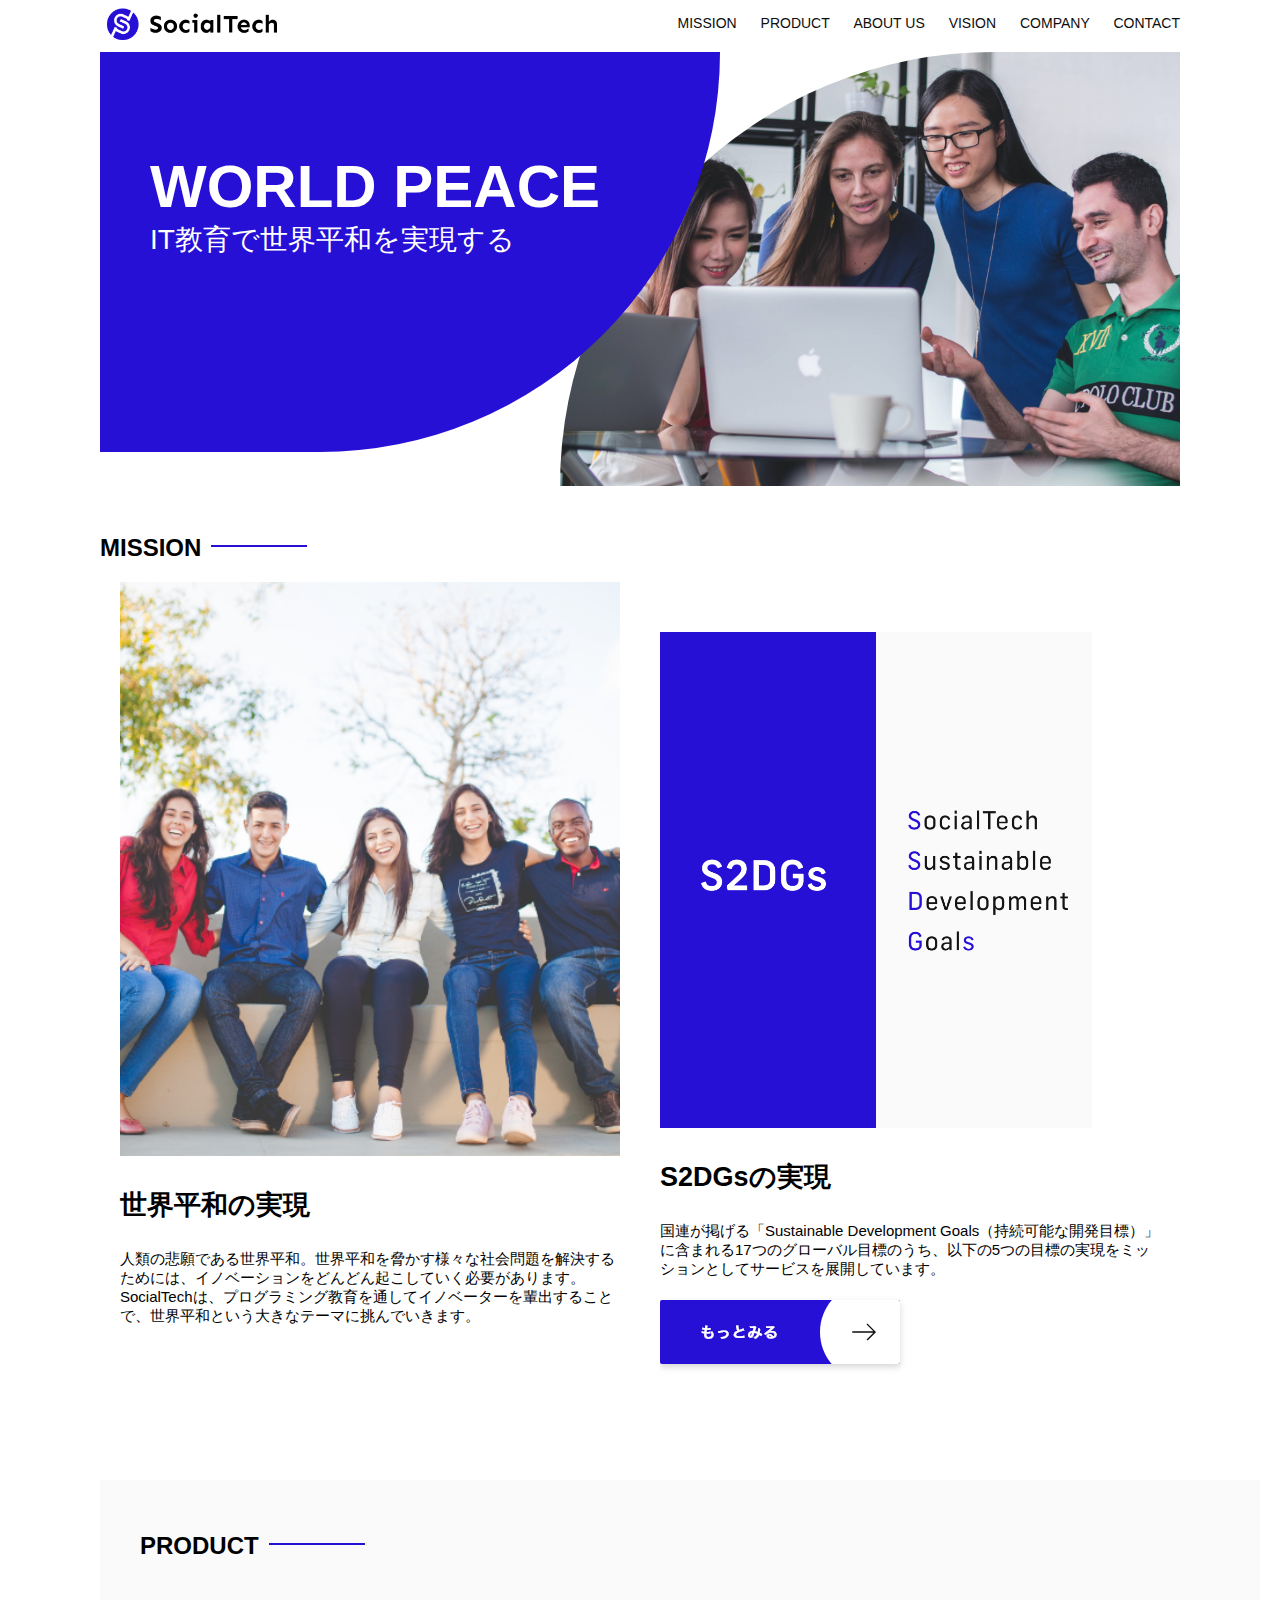
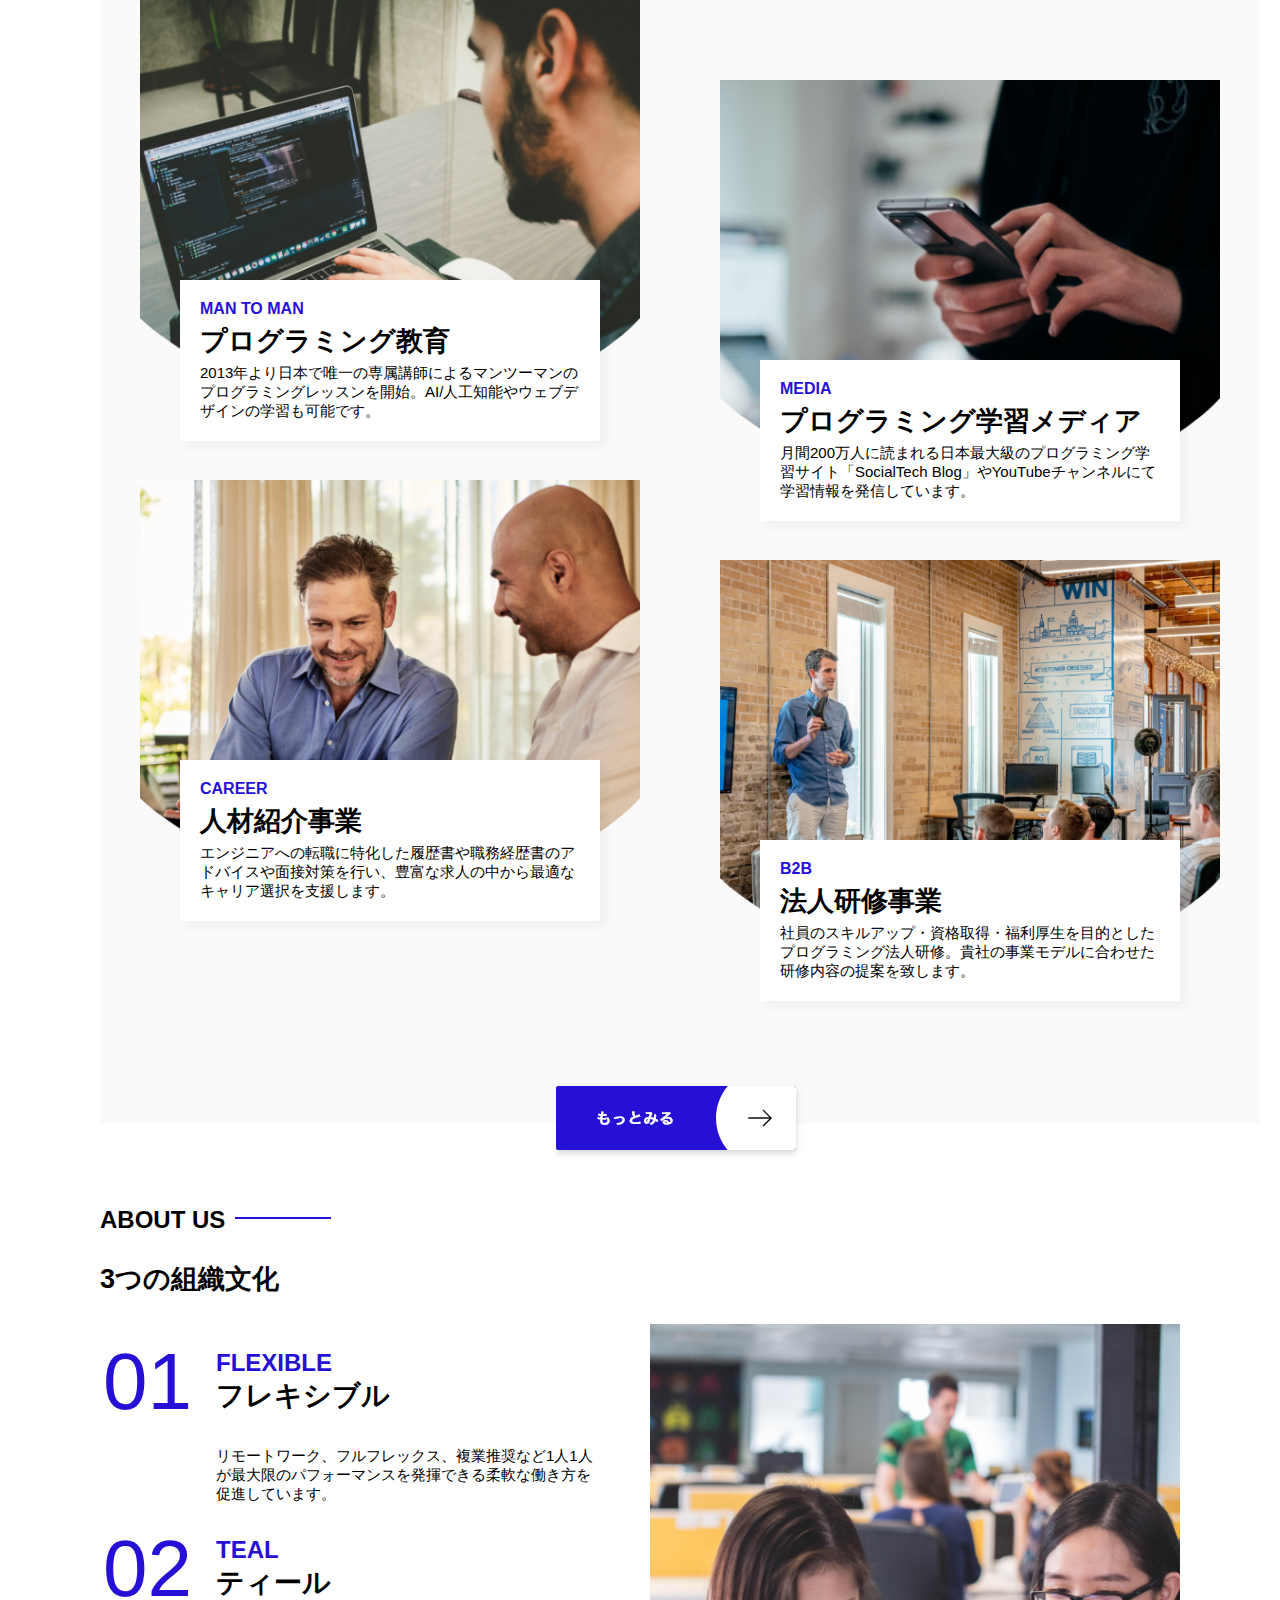
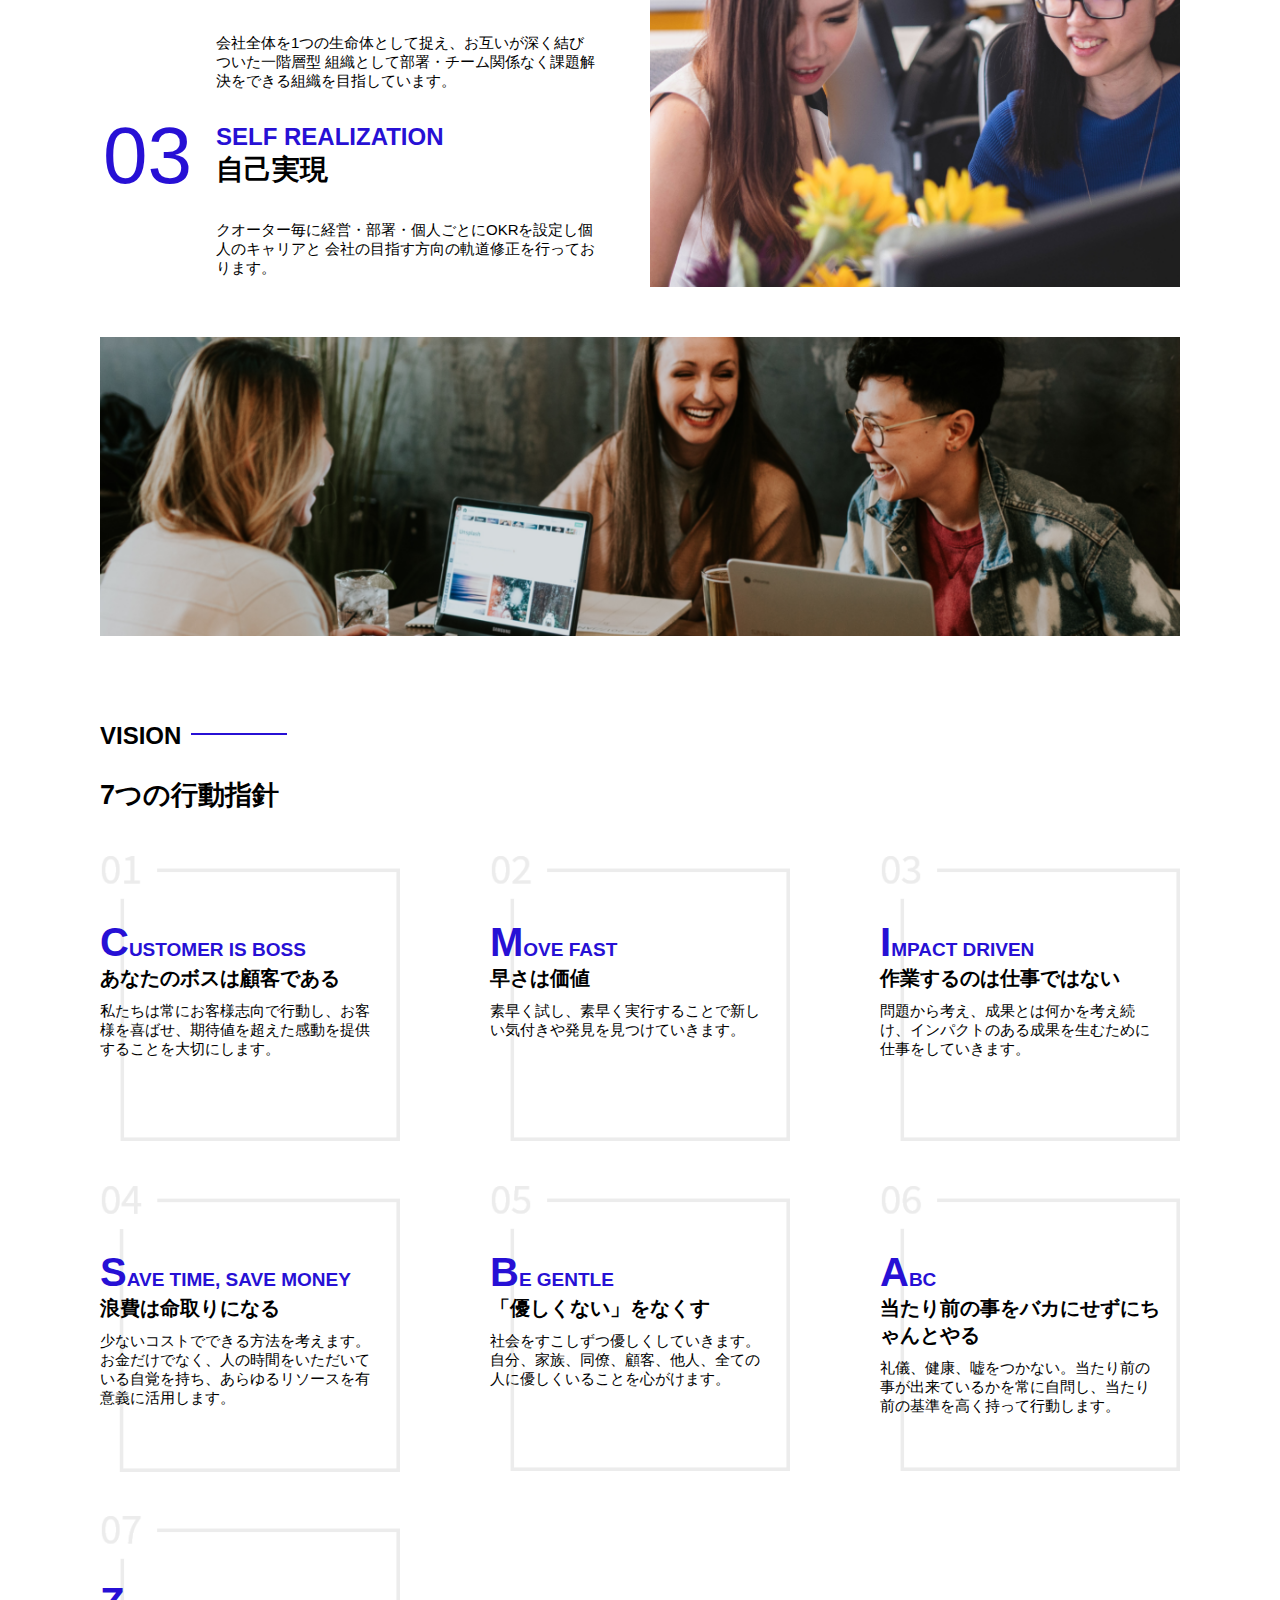
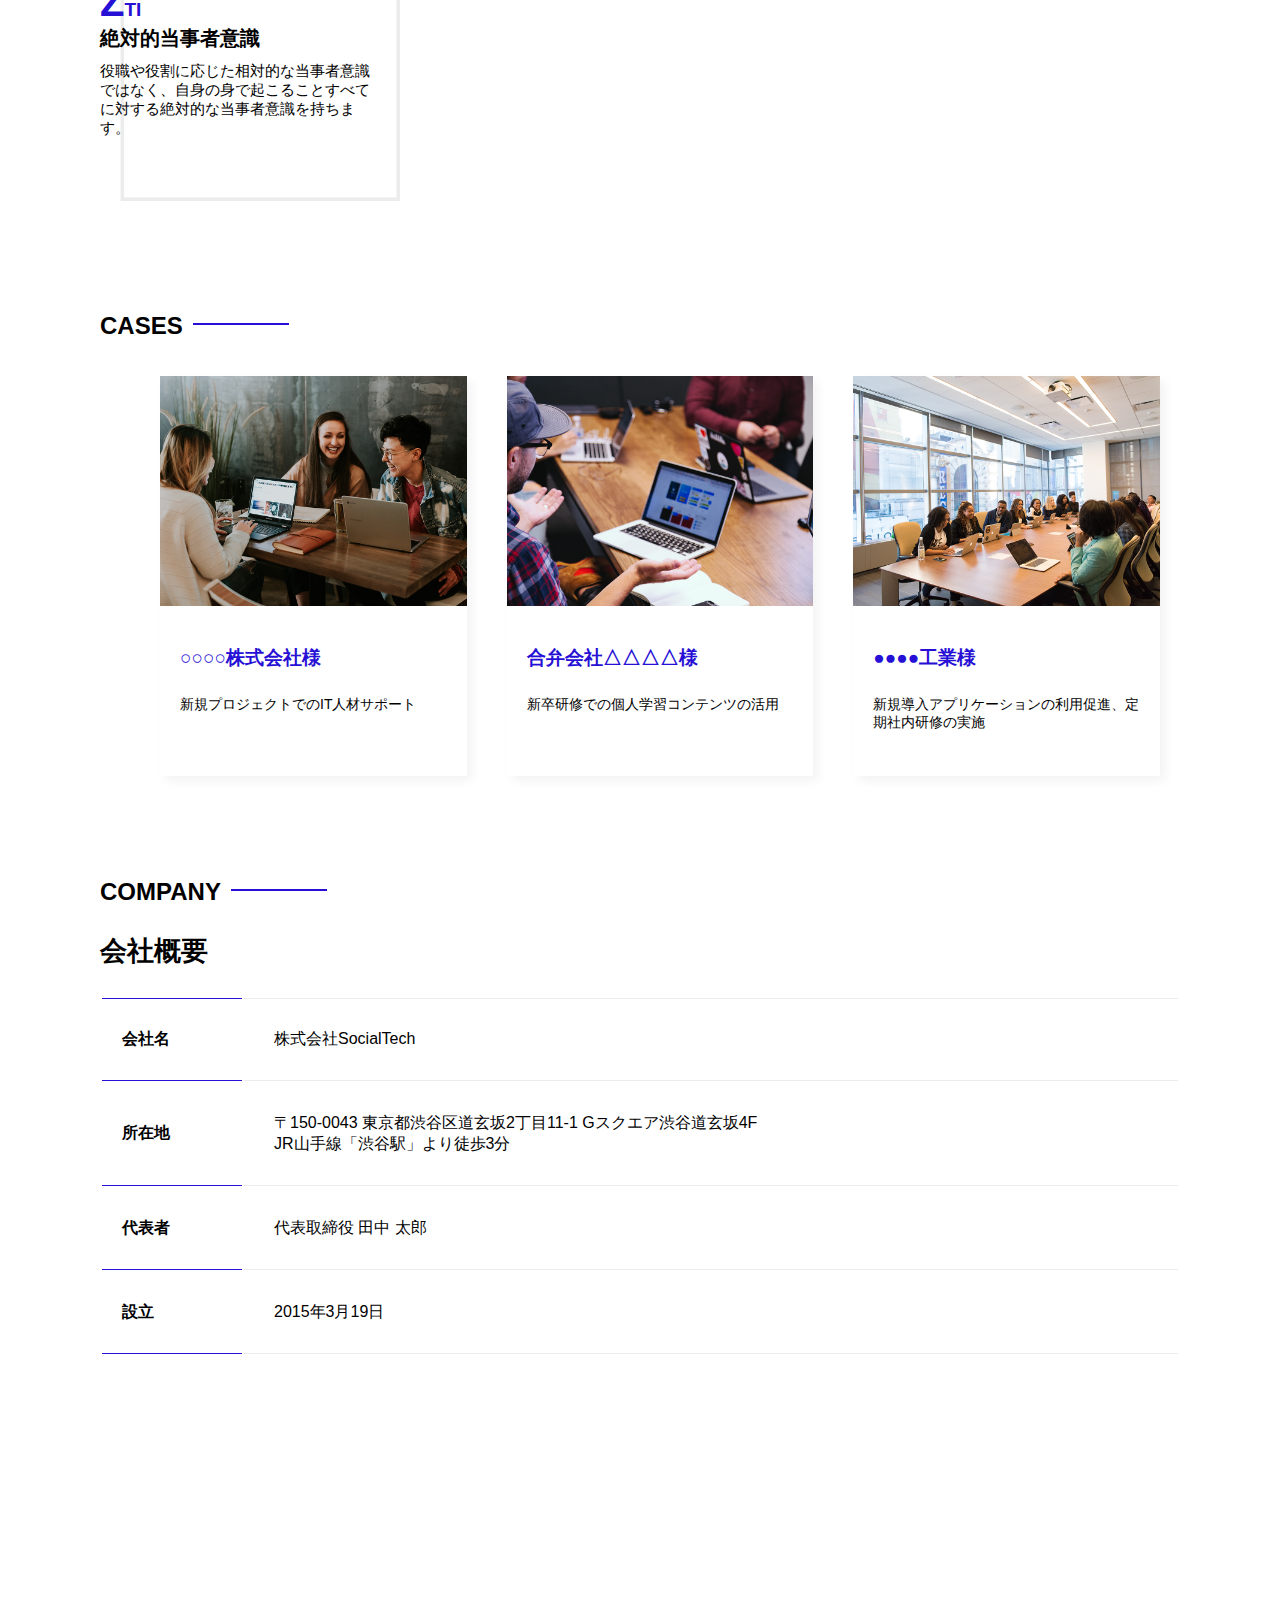
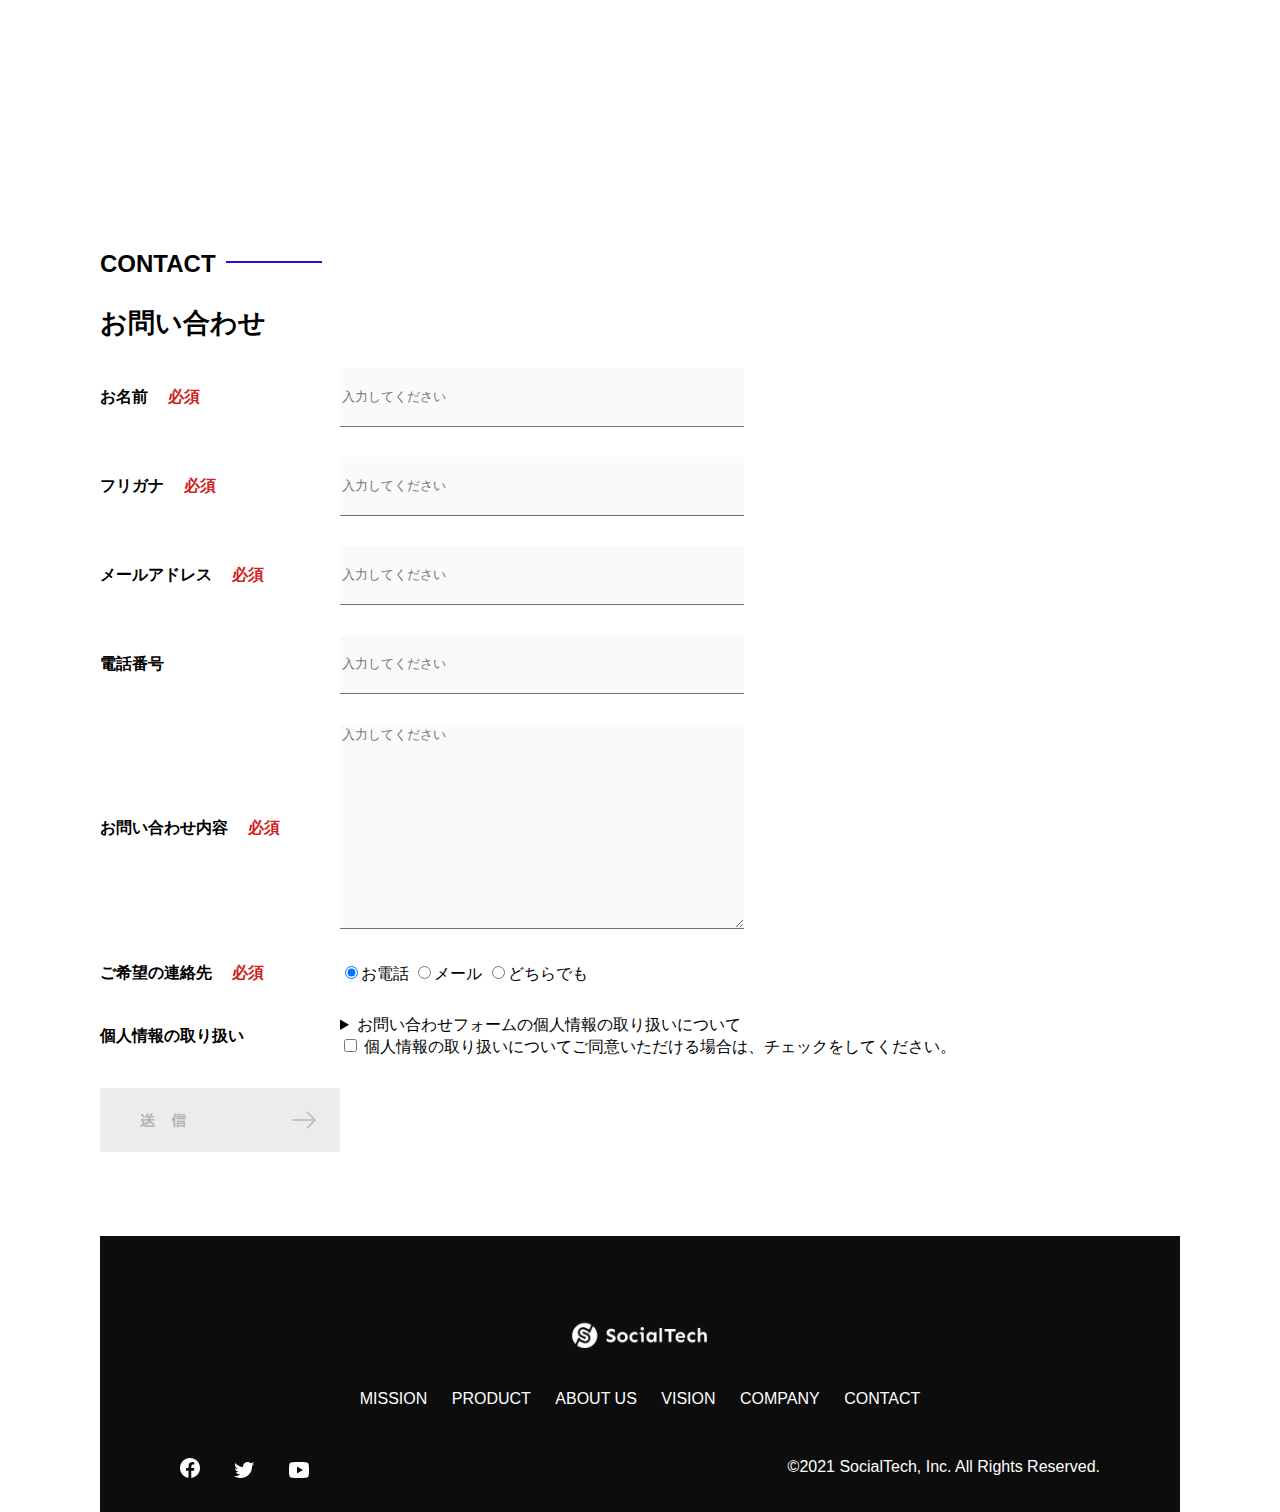
<file: kadai_012/index.html>
<!DOCTYPE html>
<html>
  <head>
    <title>SocialTech</title>
    <meta charset="UTF-8" />
    <meta
      name="description"
      content="SocialTechはEdTech業界のリーディングカンパニーを目指します。"
    />
    <meta name="viewport" content="width=device-width, initial-scale=1.0" />
    <link rel="stylesheet" href="style.css" />
  </head>
  <body>
    <!-- ヘッダー -->
    <header>
      <!-- ロゴ -->
      <a href="index.html" id="logo"
        ><img src="images/logo.png" alt="トップページに戻る"
      /></a>

      <!-- PC用ナビゲーション -->
      <nav id="nav-pc">
        <a href="mission.html">MISSION</a>
        <a href="product.html">PRODUCT</a>
        <a href="index.html#aboutus">ABOUT US</a>
        <a href="index.html#vision">VISION</a>
        <a href="index.html#company">COMPANY</a>
        <a href="index.html#contact">CONTACT</a>
      </nav>
    </header>
    <main>
      <article>
        <!-- メインビジュアル -->
        <section id="main-visual">
          <div id="main-message">
            <h1>WORLD PEACE</h1>
            <p>IT教育で世界平和を実現する</p>
          </div>
          <img
            src="images/index/index-main.png"
            alt="PCの周りに集まる多国籍の仲間たち"
          />
        </section>
        <!--ミッション-->
        <section id="mission">
          <h2 class="index-h2">MISSION</h2>
          <div id="mission-flex">
            <div>
              <img
                id="mission-photo"
                src="images/index/index-mission.png"
                alt="屋外のベンチで写真を撮影する多国籍の仲間たち"
              />
              <h3>世界平和の実現</h3>
              <p>
                人類の悲願である世界平和。世界平和を脅かす様々な社会問題を解決するためには、イノベーションをどんどん起こしていく必要があります。SocialTechは、プログラミング教育を通してイノベーターを輩出することで、世界平和という大きなテーマに挑んでいきます。
              </p>
            </div>
            <div>
              <img id="s2dgs" src="images/index/s2dgs.png" alt="S2DGs" />
              <h3>S2DGsの実現</h3>
              <p>
                国連が掲げる「Sustainable Development
                Goals（持続可能な開発目標）」に含まれる17つのグローバル目標のうち、以下の5つの目標の実現をミッションとしてサービスを展開しています。
              </p>
              <a href="mission.html">
                <img src="images/button-more.png" alt="もっとみる" />
              </a>
            </div>
          </div>
        </section>
        <!-- プロダクト -->
        <section id="product">
          <h2 class="index-h2">PRODUCT</h2>
          <div>
            <div id="product-left">
              <div>
                <img
                  class="product-photo"
                  src="images/index/index-mantoman.png"
                  alt="PCでコードを書く男性"
                />
                <div class="product-explain">
                  <span>MAN TO MAN</span>
                  <h3>プログラミング教育</h3>
                  <p>
                    2013年より日本で唯一の専属講師によるマンツーマンのプログラミングレッスンを開始。AI/人工知能やウェブデザインの学習も可能です。
                  </p>
                </div>
              </div>
              <div>
                <img
                  class="product-photo"
                  src="images/index/index-career.png"
                  alt="笑顔で話し合う2人の男性"
                />
                <div class="product-explain">
                  <span>CAREER</span>
                  <h3>人材紹介事業</h3>
                  <p>
                    エンジニアへの転職に特化した履歴書や職務経歴書のアドバイスや面接対策を行い、豊富な求人の中から最適なキャリア選択を支援します。
                  </p>
                </div>
              </div>
            </div>
            <div id="product-right">
              <div>
                <img
                  class="product-photo"
                  src="images/index/index-media.png"
                  alt="スマートフォンを操作する人"
                />
                <div class="product-explain">
                  <span>MEDIA</span>
                  <h3>プログラミング学習メディア</h3>
                  <p>
                    月間200万人に読まれる日本最大級のプログラミング学習サイト「SocialTech
                    Blog」やYouTubeチャンネルにて学習情報を発信しています。
                  </p>
                </div>
              </div>
              <div>
                <img
                  class="product-photo"
                  src="images/index/index-b2b.png"
                  alt="講演中の男性とそれを聴く人々"
                />
                <div class="product-explain">
                  <span>B2B</span>
                  <h3>法人研修事業</h3>
                  <p>
                    社員のスキルアップ・資格取得・福利厚生を目的としたプログラミング法人研修。貴社の事業モデルに合わせた研修内容の提案を致します。
                  </p>
                </div>
              </div>
            </div>
          </div>
          <div>
            <a id="product-more" href="product.html">
              <img src="images/button-more.png" alt="もっとみる" />
            </a>
          </div>
        </section>
        <!---ABOUT US-->
        <section id="aboutus">
          <h2 class="index-h2">ABOUT US</h2>
          <h3>3つの組織文化</h3>
          <div>
            <table class="culture-table">
              <tr>
                <td>
                  <span class="culture-num">01</span>
                </td>
                <td>
                  <span class="culture-en">FLEXIBLE</span>
                  <span class="culture-jp">フレキシブル</span>
                </td>
              </tr>
              <tr>
                <td>
                  <!--空のセル-->
                </td>
                <td>
                  <p class="culture-description">
                    リモートワーク、フルフレックス、複業推奨など1人1人が最大限のパフォーマンスを発揮できる柔軟な働き方を促進しています。
                  </p>
                </td>
              </tr>
              <tr>
                <td>
                  <span class="culture-num">02</span>
                </td>
                <td>
                  <span class="culture-en">TEAL</span>
                  <span class="culture-jp">ティール</span>
                </td>
              </tr>
              <tr>
                <td>
                  <!--空のセル-->
                </td>
                <td>
                  <p class="culture-description">
                    会社全体を1つの生命体として捉え、お互いが深く結びついた一階層型
                    組織として部署・チーム関係なく課題解決をできる組織を目指しています。
                  </p>
                </td>
              </tr>
              <tr>
                <td>
                  <span class="culture-num">03</span>
                </td>
                <td>
                  <span class="culture-en">SELF REALIZATION</span>
                  <span class="culture-jp">自己実現</span>
                </td>
              </tr>
              <tr>
                <td>
                  <!--空のセル-->
                </td>
                <td>
                  <p class="culture-description">
                    クオーター毎に経営・部署・個人ごとにOKRを設定し個人のキャリアと
                    会社の目指す方向の軌道修正を行っております。
                  </p>
                </td>
              </tr>
            </table>
            <img
              class="culture-img"
              src="images/index/index-aboutus1.png"
              alt="笑顔で話し合う2人の女性"
            />
          </div>
          <img
            class="culture-img2"
            src="images/index/index-aboutus2.png"
            alt="笑顔で話し合う3人の男女"
          />
        </section>
        <!-- VISION -->
        <section id="vision">
          <h2 class="index-h2">VISION</h2>
          <h3>7つの行動指針</h3>
          <div>
            <div class="vision-box">
              <img src="images/index/vision-01.png" alt="01" />
              <span>
                <h4>CUSTOMER IS BOSS</h4>
                <h5>あなたのボスは顧客である</h5>
                <p>
                  私たちは常にお客様志向で行動し、お客様を喜ばせ、期待値を超えた感動を提供することを大切にします。
                </p>
              </span>
            </div>
            <div class="vision-box">
              <img src="images/index/vision-02.png" alt="02" />
              <span>
                <h4>MOVE FAST</h4>
                <h5>早さは価値</h5>
                <p>
                  素早く試し、素早く実行することで新しい気付きや発見を見つけていきます。
                </p>
              </span>
            </div>
            <div class="vision-box">
              <img src="images/index/vision-03.png" alt="03" />
              <span>
                <h4>IMPACT DRIVEN</h4>
                <h5>作業するのは仕事ではない</h5>
                <p>
                  問題から考え、成果とは何かを考え続け、インパクトのある成果を生むために仕事をしていきます。
                </p>
              </span>
            </div>
            <div class="vision-box">
              <img src="images/index/vision-04.png" alt="04" />
              <span>
                <h4>SAVE TIME, SAVE MONEY</h4>
                <h5>浪費は命取りになる</h5>
                <p>
                  少ないコストでできる方法を考えます。お金だけでなく、人の時間をいただいている自覚を持ち、あらゆるリソースを有意義に活用します。
                </p>
              </span>
            </div>
            <div class="vision-box">
              <img src="images/index/vision-05.png" alt="05" />
              <span>
                <h4>BE GENTLE</h4>
                <h5>「優しくない」をなくす</h5>
                <p>
                  社会をすこしずつ優しくしていきます。自分、家族、同僚、顧客、他人、全ての人に優しくいることを心がけます。
                </p>
              </span>
            </div>
            <div class="vision-box">
              <img src="images/index/vision-06.png" alt="06" />
              <span>
                <h4>ABC</h4>
                <h5>当たり前の事をバカにせずにちゃんとやる</h5>
                <p>
                  礼儀、健康、嘘をつかない。当たり前の事が出来ているかを常に自問し、当たり前の基準を高く持って行動します。
                </p>
              </span>
            </div>
            <div class="vision-box">
              <img src="images/index/vision-07.png" alt="07" />
              <span>
                <h4>ZTI</h4>
                <h5>絶対的当事者意識</h5>
                <p>
                  役職や役割に応じた相対的な当事者意識ではなく、自身の身で起こることすべてに対する絶対的な当事者意識を持ちます。
                </p>
              </span>
            </div>
          </div>
        </section>
        <!-- CASES -->
        <section id="cases">
          <h2 class="index-h2">CASES</h2>
          <ul>
            <li class="case-card">
              <img class="case-img" src="images/index/case-1.png" alt="仲良く語り合う3人">
              <div class="case-info">
                <h4 class="case-name">○○○○株式会社様</h4>
                <p class="case-content">新規プロジェクトでのIT人材サポート</p>
              </div>
            </li>
            <li class="case-card">
              <img class="case-img" src="images/index/case-2.png" alt="PCでコンテンツを見る">
              <div class="case-info">
                <h4 class="case-name">合弁会社△△△△様</h4>
                <p class="case-content">新卒研修での個人学習コンテンツの活用</p>
              </div>
            </li>
            <li class="case-card">
              <img class="case-img" src="images/index/case-3.png" alt="社内研修中の会議室">
              <div class="case-info">
                <h4 class="case-name">●●●●工業様</h4>
                <p class="case-content">新規導入アプリケーションの利用促進、定期社内研修の実施</p>
              </div>
            </li>
          </ul>
        </section>

        <!-- COMPANY -->
        <section id="company">
          <h2 class="index-h2">COMPANY</h2>
          <h3>会社概要</h3>
          <table id="company-table">
            <tr>
              <th class="tableheader-first">会社名</th>
              <td class="cell-first">株式会社SocialTech</td>
            </tr>
            <tr>
              <th class="tableheader">所在地</th>
              <td class="cell">
                〒150-0043 東京都渋谷区道玄坂2丁目11-1 Gスクエア渋谷道玄坂4F<br />JR山手線「渋谷駅」より徒歩3分
              </td>
            </tr>
            <tr>
              <th class="tableheader">代表者</th>
              <td class="cell">代表取締役 田中 太郎</td>
            </tr>
            <tr>
              <th class="tableheader">設立</th>
              <td class="cell">2015年3月19日</td>
            </tr>
          </table>
          <iframe
            src="https://www.google.com/maps/embed?pb=!1m18!1m12!1m3!1d3241.7759544892483!2d139.69399665123464!3d35.65789123876098!2m3!1f0!2f0!3f0!3m2!1i1024!2i768!4f13.1!3m3!1m2!1s0x60188caa0042e8d1%3A0xba130bea826a7aa2!2z44CSMTUwLTAwNDMg5p2x5Lqs6YO95riL6LC35Yy66YGT546E5Z2C77yS5LiB55uu77yR77yR4oiS77yR!5e0!3m2!1sja!2sjp!4v1636872991912!5m2!1sja!2sjp"
            style="border: 0"
            allowfullscreen=""
            loading="lazy"
          >
          </iframe>
        </section>
        <!-- お問い合わせフォーム -->
        <section id="contact">
          <h2 class="index-h2">CONTACT</h2>
          <h3>お問い合わせ</h3>
          <form>
            <div>
              <div class="contact-heading">
                <label class="contact-label"
                  >お名前<span class="contact-span">必須</span></label
                >
              </div>
              <div class="contact-form">
                <input
                  type="text"
                  name="name"
                  placeholder="入力してください"
                  class="contact-textbox"
                />
              </div>
            </div>
            <div>
              <div class="contact-heading">
                <label class="contact-label"
                  >フリガナ<span class="contact-span">必須</span></label
                >
              </div>
              <div>
                <input
                  type="text"
                  name="hurigana"
                  placeholder="入力してください"
                  class="contact-textbox"
                />
              </div>
            </div>
            <div>
              <div class="contact-heading">
                <label class="contact-label"
                  >メールアドレス<span class="contact-span">必須</span></label
                >
              </div>
              <div>
                <input
                  type="text"
                  name="email"
                  placeholder="入力してください"
                  class="contact-textbox"
                />
              </div>
            </div>
            <div>
              <div class="contact-heading">
                <label class="contact-label">電話番号</label>
              </div>
              <div>
                <input
                  type="text"
                  name="tel"
                  placeholder="入力してください"
                  class="contact-textbox"
                />
              </div>
            </div>
            <div>
              <div class="contact-heading">
                <label class="contact-label"
                  >お問い合わせ内容<span class="contact-span">必須</span></label
                >
              </div>
              <div>
                <textarea
                  class="contact-textarea"
                  placeholder="入力してください"
                  name="message"
                ></textarea>
              </div>
            </div>
            <div>
              <div class="contact-heading">
                <label class="contact-label"
                  >ご希望の連絡先<span class="contact-span">必須</span></label
                >
              </div>
              <div>
                <input
                  class="radiobutton"
                  type="radio"
                  value="tel"
                  name="contact"
                  checked
                /><label>お電話</label>
                <input
                  class="radiobutton"
                  type="radio"
                  value="mail"
                  name="contact"
                /><label>メール</label>
                <input
                  class="radiobutton"
                  type="radio"
                  value="both"
                  name="contact"
                /><label>どちらでも</label>
              </div>
            </div>
            <div>
              <div class="contact-heading">
                <label class="contact-label">個人情報の取り扱い</label>
              </div>
              <div>
                <details>
                  <summary>
                    お問い合わせフォームの個人情報の取り扱いについて
                  </summary>
                  <div>
                    <span>１．組織の名称又は氏名</span><br />
                    株式会社SocialTech<br /><br />
                    <span
                      >２．個人情報保護管理者（若しくはその代理人）の氏名又は職名、所属及び連絡先
                      鈴木 一郎 コーポレート部</span
                    ><br />
                    メールアドレス：support@socialtech.net<br />
                    TEL：03-xxxx-xxxx<br />
                    <span>３．個人情報の利用目的</span><br />
                    ・本サービス及び本サービスに関連する情報の提供又はそれらに関する連絡のため<br />
                    ・ユーザーの本人確認のため<br />
                    ・当社サービスのご案内のため<br />
                    ・当社の商品等の広告または宣伝（電子メールによるものを含むものとします。）<br /><br />
                    <span>４．個人情報の取り扱い業務の委託</span><br />
                    個人情報の取扱業務の全部または一部を外部に業務委託する場合があります。<br />
                    その際、弊社は、個人情報を適切に保護できる管理体制を敷き実行していることを条件として<br />
                    委託先を厳選したうえで、機密保持契約を委託先と締結し、お客様の個人情報を厳密に管理させます。<br /><br />
                    <span>５．個人情報の開示等の請求</span><br />
                    お客様は、弊社に対してご自身の個人情報の開示等（利用目的の通知、開示、内容の訂正・追加・削除、利用の停止または消去、第三者への提供の停止）に関して、当社問合わせ窓口に申し出ることができます。<br />
                    その際、弊社はお客様ご本人を確認させていただいたうえで、合理的な期間内に対応いたします。<br /><br />
                    なお、個人情報に関する弊社問合わせ先は、次の通りです。<br /><br />
                    株式会社SocialTech　個人情報問合せ窓口<br />
                    〒150-0043　東京都渋谷区道玄坂2丁目11-1 Ｇスクエア渋谷道玄坂
                    4F<br />
                    メールアドレス：support@socialtech.net　TEL：03-xxxx-xxxx<br /><br />
                    <span>６．個人情報を提供されることの任意性について</span
                    ><br /><br />
                    お客様がご自身の個人情報を弊社に提供されるか否かは、お客様のご判断によりますが、もしご提供されない場合には、適切なサービスが提供できない場合がありますので予めご了承ください。
                  </div>
                </details>
                <input type="checkbox" name="agree" />
                <span
                  >個人情報の取り扱いについてご同意いただける場合は、チェックをしてください。</span
                >
              </div>
            </div>
            <input
              type="image"
              value="Submit"
              src="images/button-submit.png"
              alt="送信する"
            />
          </form>
        </section>
      </article>
      <footer>
        <div id="footer-logo">
          <img src="images/logo-sp.png" alt="SocialTech" />
        </div>
        <div id="footer-link">
          <a href="mission.html">MISSION</a>
          <a href="product.html">PRODUCT</a>
          <a href="index.html#aboutus">ABOUT US</a>
          <a href="index.html#vision">VISION</a>
          <a href="index.html#company">COMPANY</a>
          <a href="index.html#contact">CONTACT</a>
        </div>
        <div id="sns-footer">
          <a href="https://www.facebook.com/sejuku2013"
            ><img src="images/button-facebook.png" alt="Facebookのリンク"
          /></a>
          <a href="https://twitter.com/samuraijuku"
            ><img src="images/button-twitter.png" alt="Twitterのリンク"
          /></a>
          <a href="https://www.youtube.com/channel/UCCFOQO5aDK0xXam4cUQXT8g"
            ><img src="images/button-youtube.png" alt="YouTubeのリンク"
          /></a>
          <span id="copyright"
            >&copy;2021 SocialTech, Inc. All Rights Reserved.
          </span>
        </div>
      </footer>
    </main>
  </body>
</html>
</file>
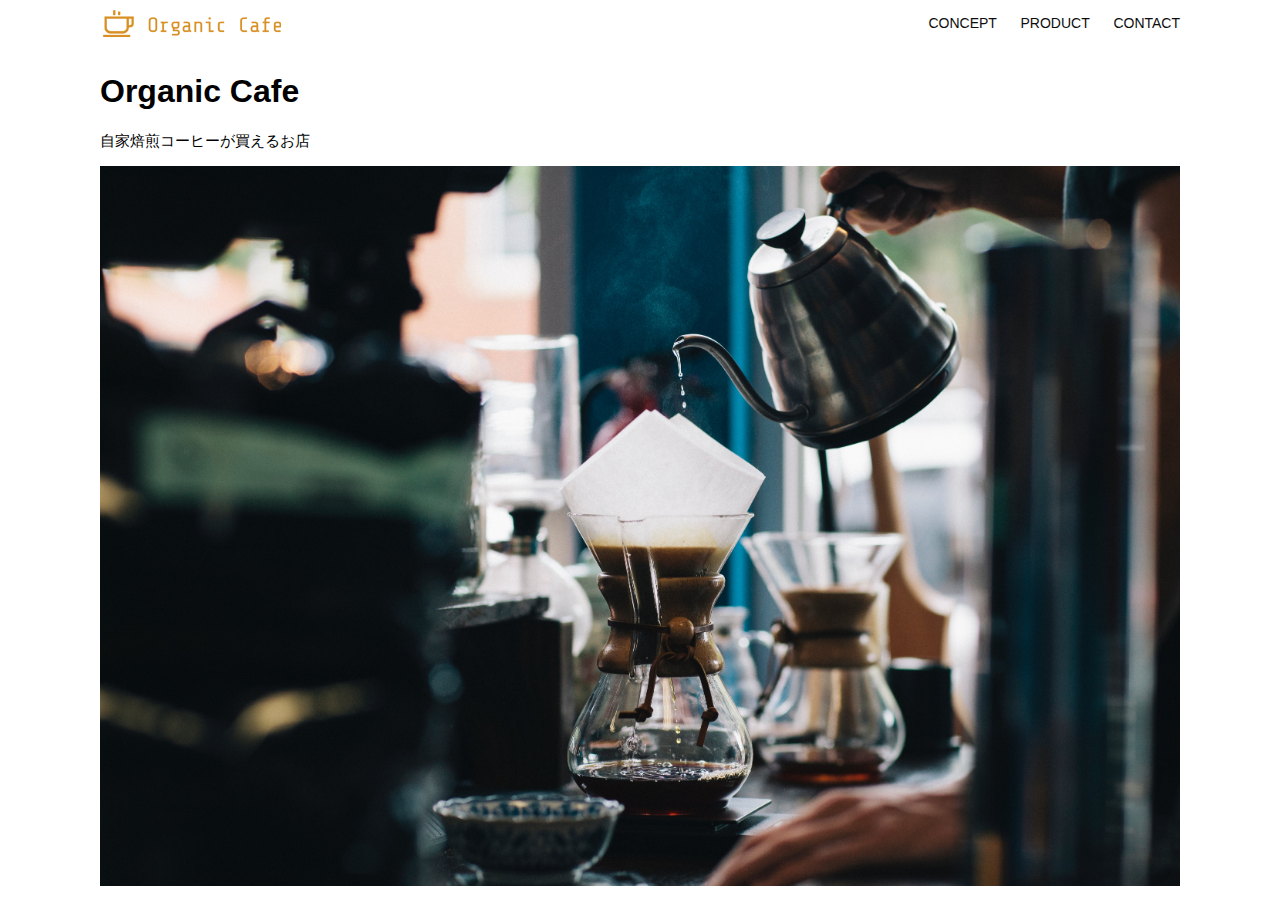
<file: kadai_013/index.html>
<!DOCTYPE html>
<html>
  <head>
    <title>Organic Cafe</title>
    <meta charset="UTF-8" />
    <meta
      name="description"
      content="自家焙煎のコーヒーがお家で楽しめるOrganic Cafe"
    />
    <meta name="viewport" content="width=device-width, initial-scale=1.0" />
    <link rel="stylesheet" href="style.css" />
  </head>
  <body>
    <!-- ヘッダー -->
    <header>
      <!-- ロゴ -->
      <a href="index.html" id="logo"><img src="images/logo.png" alt="トップページに戻る"></a>

      <!-- PC用ナビゲーション -->
      <nav id="nav-pc">
        <a href="index.html#concept">CONCEPT</a>
        <a href="index.html#product">PRODUCT</a>
        <a href="index.html#contact">CONTACT</a>
      </nav>

      <!-- スマホ用 -->
      <img id="menu-sp" src="images/button-menu.png" alt="ナビゲーションを開く" onclick="document.getElementById('nav-sp').style.display = 'block'">
      <!-- SP向けナビゲーション -->
      <nav id="nav-sp">
        <img id="close" src="images/button-close.png" alt="ナビゲーションを閉じる" onclick="document.getElementById('nav-sp').style.display = 'none'">
        <a id="logo-sp" href="index.html" onclick="document.getElementById('nav-sp').style.display = 'none'"><img src="images/logo-sp.png" alt="トップページに戻る"></a>
        <a class="menu" href="index.html#concept" onclick="document.getElementById('nav-sp').style.display = 'none'">CONCEPT</a>
        <a class="menu" href="index.html#product" onclick="document.getElementById('nav-sp').style.display = 'none'">PRODUCT</a>
        <a class="menu" href="index.html#content" onclick="document.getElementById('nav-sp').style.display = 'none'">CONTENT</a>
      </nav>
    </header>
    <main>
      <article>
        <!-- メインビジュアル -->
        <section id="main-visual">
          <div id="main-message">
            <h1>Organic Cafe</h1>
            <p>自家焙煎コーヒーが買えるお店</p>
          </div>
          <img
            src="images/main-image.jpg"
            alt="コーヒーをハンドドリップで淹れる画像"
          />
        </section>
      </article>
    </main>
  </body>
</html>
</file>
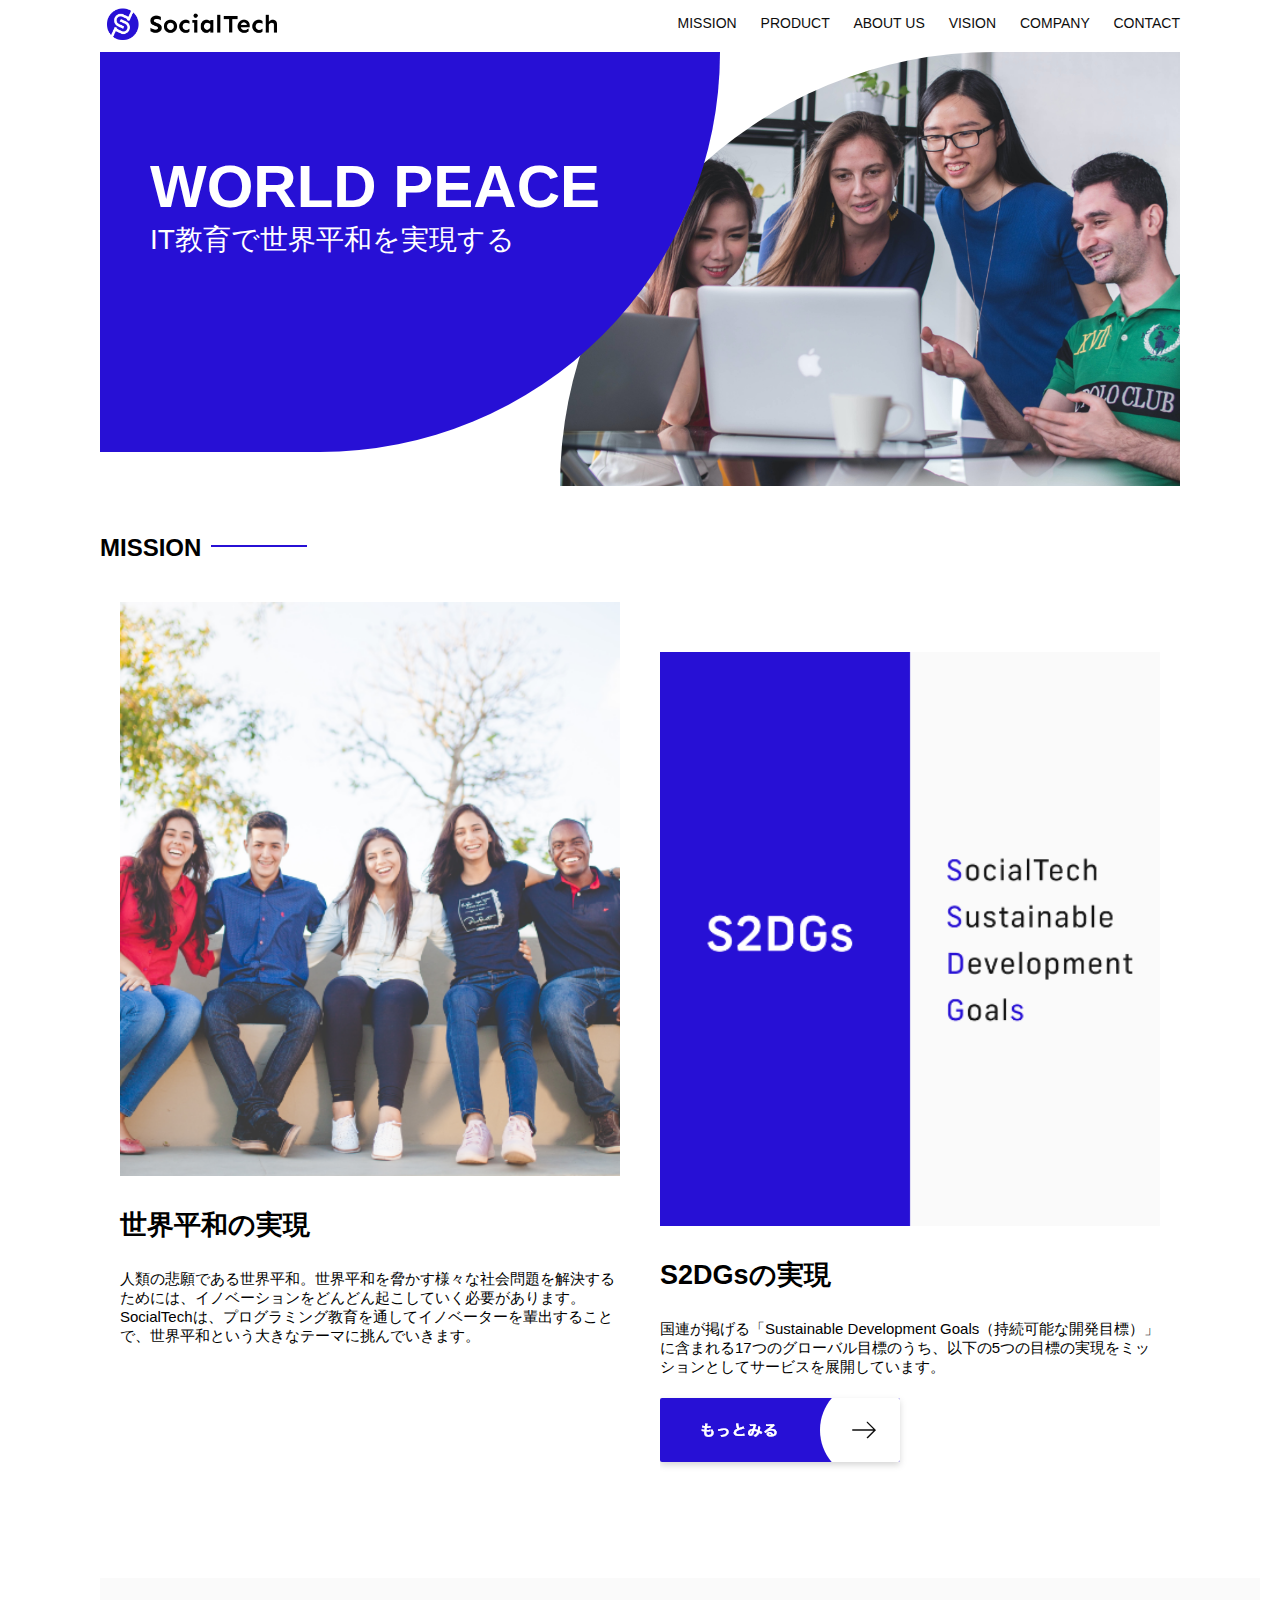
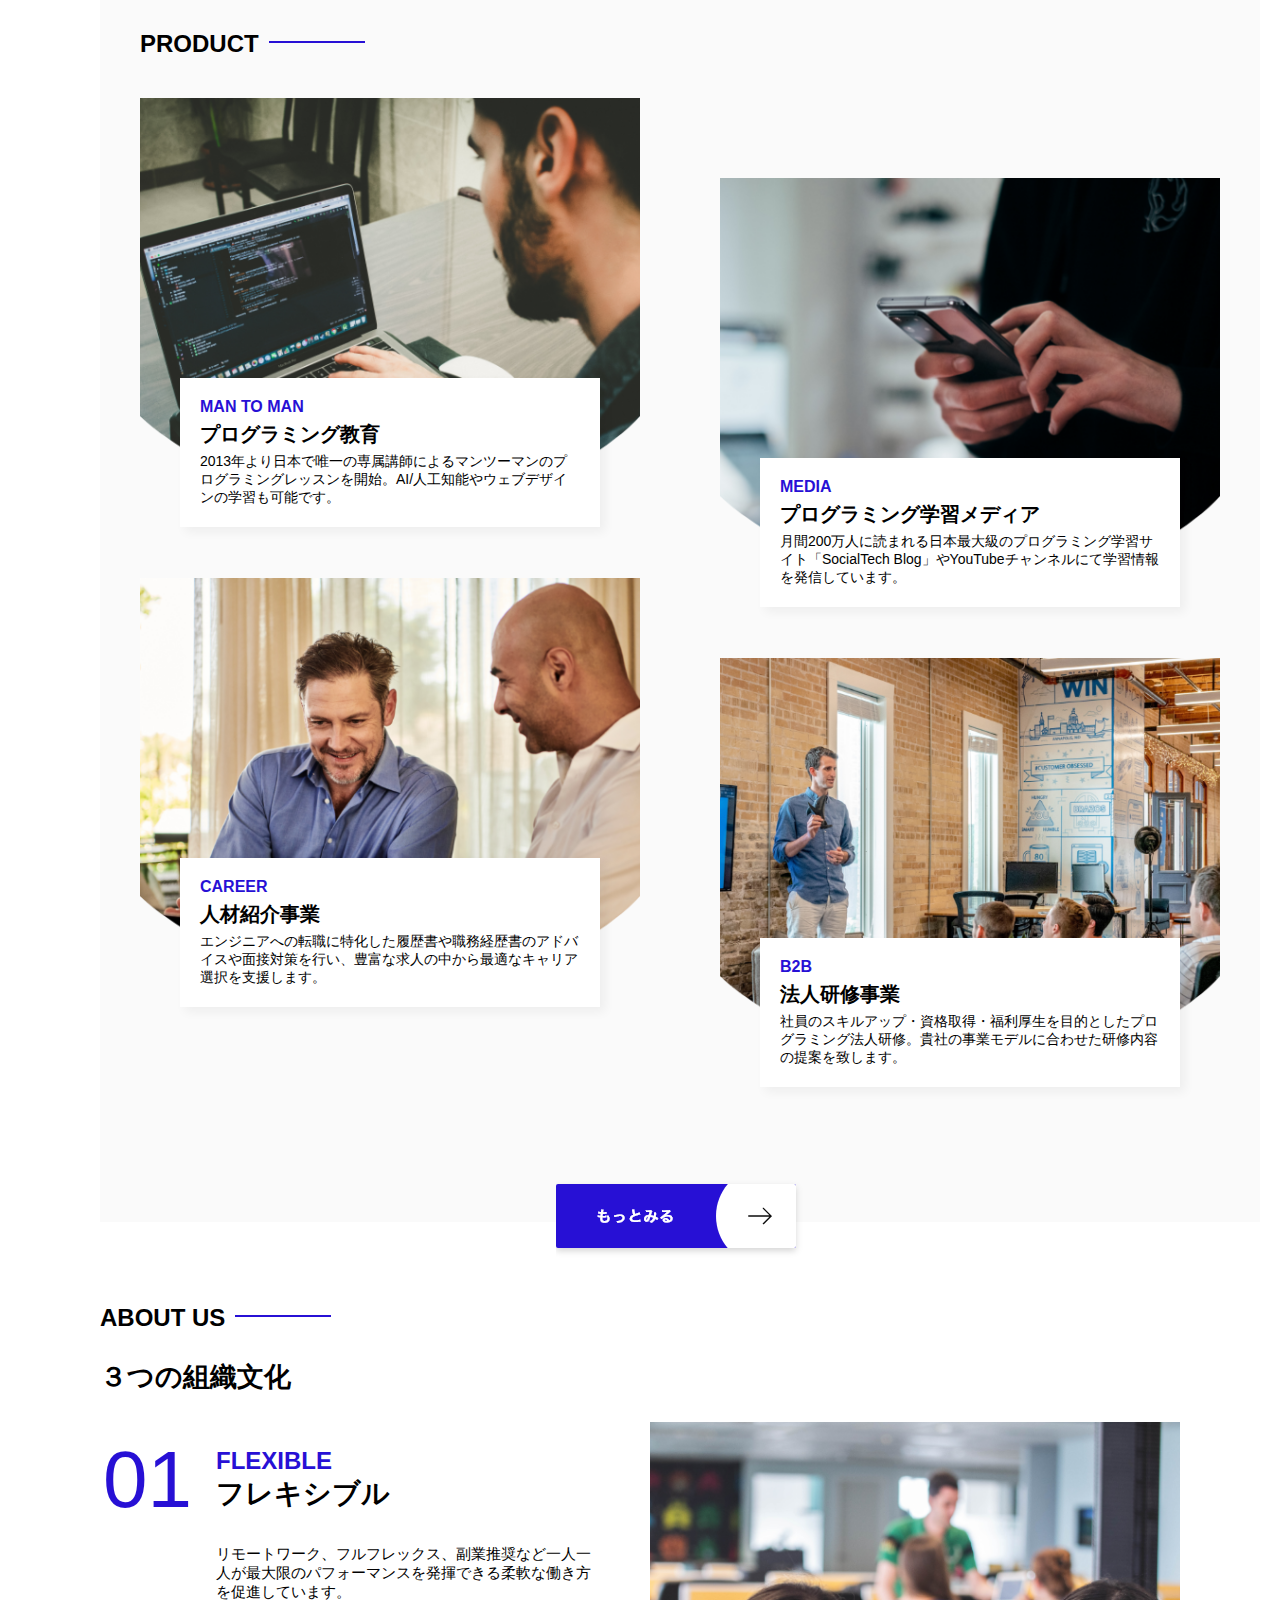
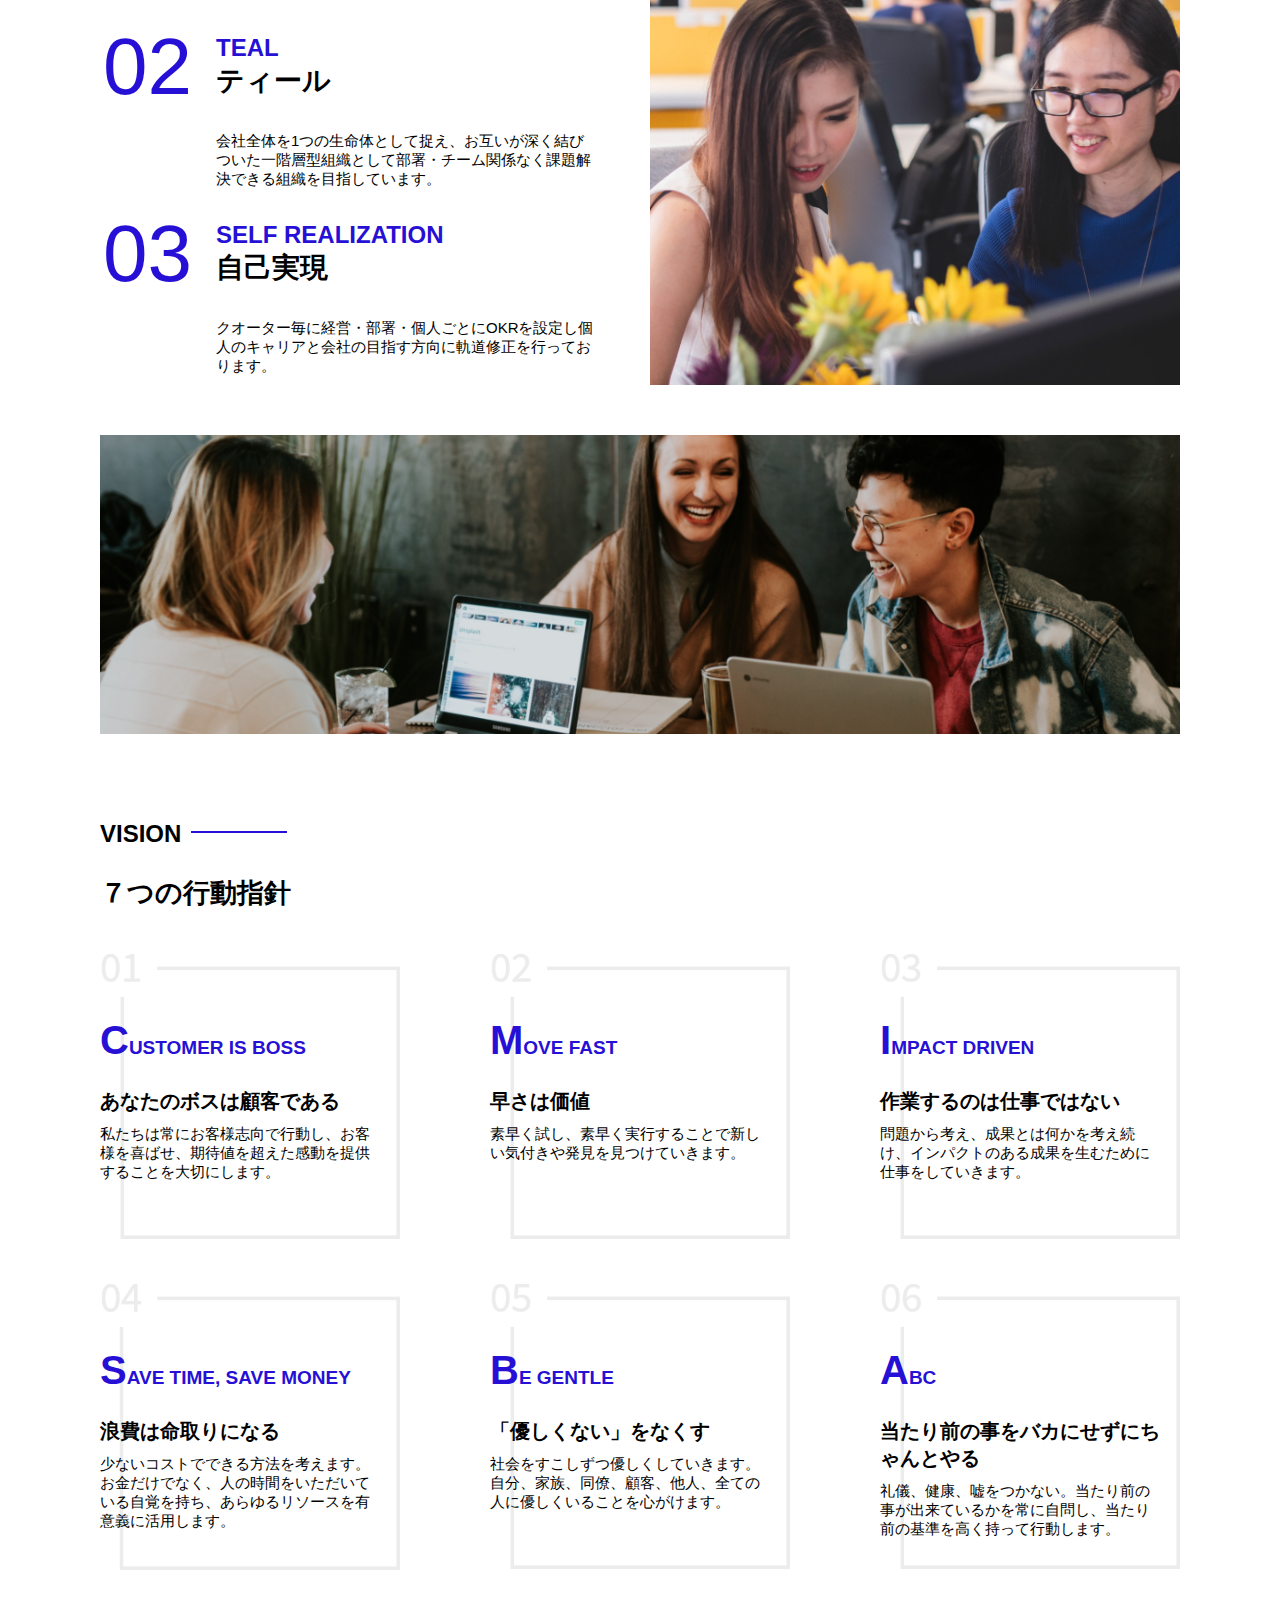
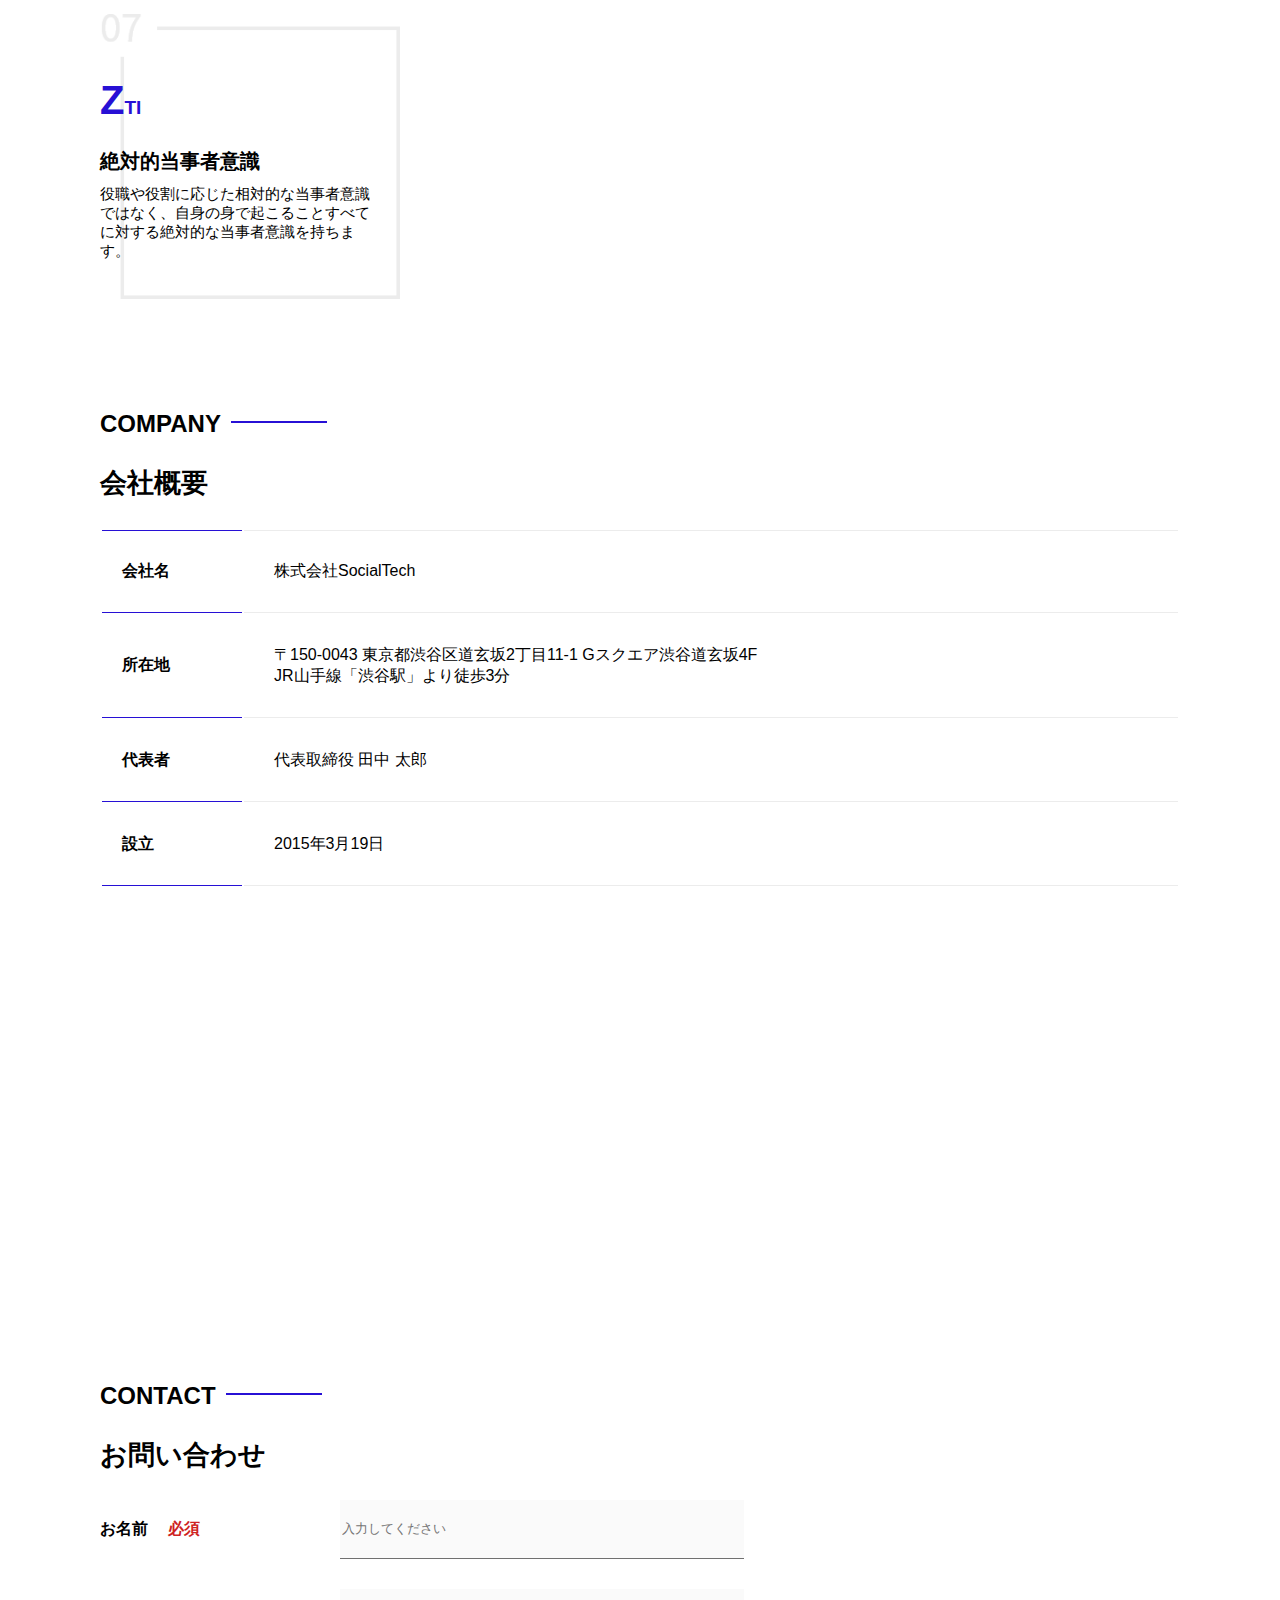
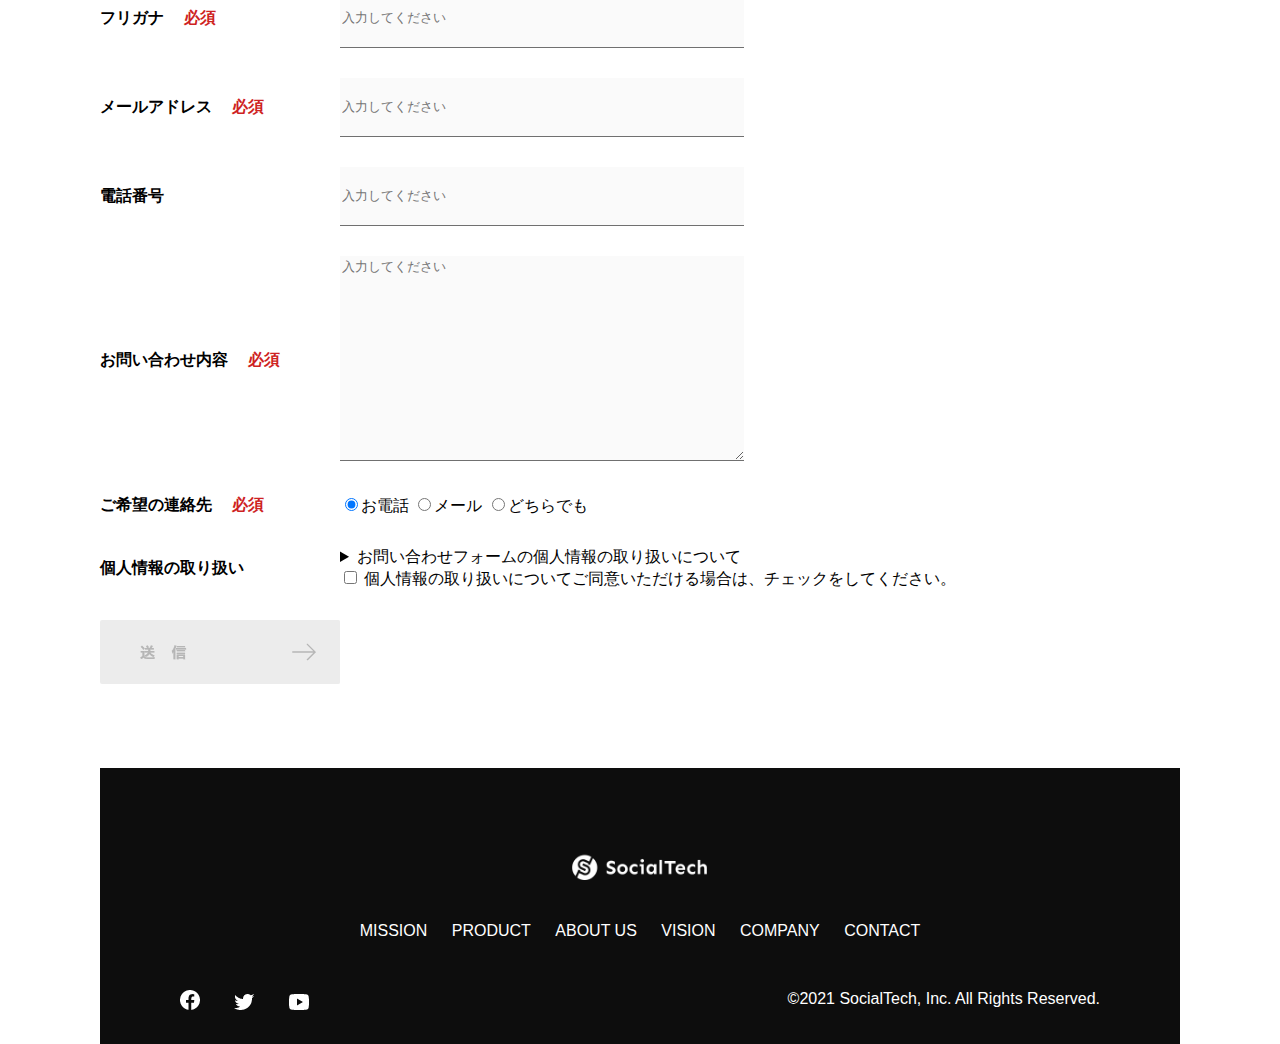
<file: kadai_tutorial_output/index.html>
<!DOCTYPE html>
<html>
  <head>
    <title>SocialTech</title>
    <meta charset="utf-8">
    <meta name="description" content="SocialTechはEdTech業界のリーディングカンパニーを目指します。">
    <meta name="viewport" content="width=device-width, initial-scale=1.0">
    <link rel="stylesheet" href="style.css">
  </head>
  <body>
    <header>
      <!-- ロゴ -->
      <a href="index.html" id = "logo"><img src="images/logo.png" alt="トップページに戻る"></a>
      <!-- ナビゲーション -->
      <nav id="nav-pc">
        <a href="mission.html">MISSION</a>
        <a href="product.html">PRODUCT</a>
        <a href="index.html#aboutus">ABOUT US</a>
        <a href="index.html#vision">VISION</a>
        <a href="index.html#company">COMPANY</a>
        <a href="index.html#contact">CONTACT</a>
      </nav>
  <!-- スマホ用メニュー -->
      <img id="menu-sp" src="images/button-menu.png" alt="ナビゲーションを開く" onclick="document.getElementById('nav-sp').style.display = 'block'">
   <!-- スマホ用ナビゲーション -->
     <nav id="nav-sp">
      <img id="close" src="images/button-close.png" alt="ナビゲーションを閉じる" onclick="document.getElementById('nav-sp').style.display = 'none'">
      <a id="logo-sp" href="index.html" onclick="document.getElementById('nav-sp').style.display = 'none'"><img
          src="images/logo-sp.png" alt="トップページに戻る"></a>
      <a class="menu" href="mission.html" onclick="document.getElementById('nav-sp').style.display = 'none'">MISSION</a>
      <a class="menu" href="product.html" onclick="document.getElementById('nav-sp').style.display = 'none'">PRODUCT</a>
      <a class="menu" href="index.html#aboutus" onclick="document.getElementById('nav-sp').style.display = 'none'">ABOUT
        US</a>
      <a class="menu" href="index.html#vision"
        onclick="document.getElementById('nav-sp').style.display = 'none'">VISION</a>
      <a class="menu" href="index.html#company"
        onclick="document.getElementById('nav-sp').style.display = 'none'">COMPANY</a>
      <a class="menu" href="index.html#contact"
        onclick="document.getElementById('nav-sp').style.display = 'none'">CONTACT</a>
      <div id="sns">
        <a href="https://www.facebook.com/sejuku2013"><img src="images/button-facebook.png" alt="Facebookのリンク"></a>
        <a href="https://twitter.com/samuraijuku"><img src="images/button-twitter.png" alt="Twitterのリンク"></a>
        <a href="https://www.youtube.com/channel/UCCFOQO5aDK0xXam4cUQXT8g"><img src="images/button-youtube.png" alt="YouTubeのリンク"></a>
      </div>
    </nav>
    </header>

    <main>
      <article>
        <!-- メインビジュアル -->
        <section id="main-visual">
          <div id="main-message">
            <h1>WORLD PEACE</h1>
            <p>IT教育で世界平和を実現する</p>
          </div>
          <img src="images/index/index-main.png" alt="PCの周りに集まる多国籍の仲間たち">
        </section>
        <!-- ミッション -->
        <section id="mission">
          <h2 class="index-h2">MISSION</h2>
          <div id="mission-flex">
            <div>
              <img id="mission-photo" src="images/index/index-mission.png" alt="屋外のベンチで写真を撮影する多国籍の仲間たち">
              <h3>世界平和の実現</h3>
              <p>人類の悲願である世界平和。世界平和を脅かす様々な社会問題を解決するためには、イノベーションをどんどん起こしていく必要があります。SocialTechは、プログラミング教育を通してイノベーターを輩出することで、世界平和という大きなテーマに挑んでいきます。</p>
            </div>
            <div>
              <img id="s2dgs" src="images/index/s2dgs.png" alt="S2DGs">
              <h3>S2DGsの実現</h3>
              <p>国連が掲げる「Sustainable Development Goals（持続可能な開発目標）」に含まれる17つのグローバル目標のうち、以下の5つの目標の実現をミッションとしてサービスを展開しています。</p>
              <a href="mission.html">
                <img src="images/button-more.png" alt="もっと見る">
              </a>
           </div>
         </div>
       </section>
       
       <!-- プロダクト -->
       <section id="product">
        <h2 class="index-h2">PRODUCT</h2>
        <div>
          <div id="product-left">
            <div>
              <img class="product-photo" src="images/index/index-mantoman.png" alt="PCでコードを書く男性">
              <div class="product-explain">
                <span>MAN TO MAN</span>
                <h3>プログラミング教育</h3>
                <p>2013年より日本で唯一の専属講師によるマンツーマンのプログラミングレッスンを開始。AI/人工知能やウェブデザインの学習も可能です。</p>
              </div>
            </div>
            <div>
              <img class="product-photo" src="images/index/index-career.png" alt="笑顔で話し合う2人の男性">
                <div class="product-explain">
                  <span>CAREER</span>
                  <h3>人材紹介事業</h3>
                  <p>エンジニアへの転職に特化した履歴書や職務経歴書のアドバイスや面接対策を行い、豊富な求人の中から最適なキャリア選択を支援します。</p>
                </div>
            </div>
          </div>

          <div id="product-right">
            <div>
              <img class="product-photo" src="images/index/index-media.png" alt="スマートフォンを操作する人">
              <div class="product-explain">
                <span>MEDIA</span>
                <h3>プログラミング学習メディア</h3>
                <p>月間200万人に読まれる日本最大級のプログラミング学習サイト「SocialTech Blog」やYouTubeチャンネルにて学習情報を発信しています。</p>
              </div>
            </div>
            <div>
              <img class="product-photo" src="images/index/index-b2b.png" alt="講演中の男性とそれを聴く人々">
              <div class="product-explain">
                <span>B2B</span>
                <h3>法人研修事業</h3>
                <p>社員のスキルアップ・資格取得・福利厚生を目的としたプログラミング法人研修。貴社の事業モデルに合わせた研修内容の提案を致します。</p>
              </div>
            </div>
          </div>
         </div> 
         <div>
          <a id="product-more" href="product.html">
            <img src="images/button-more.png" alt="もっとみる">
          </a>
        </div>
      </section>
      <!-- ABOUT US -->
      <section id="aboutus">
        <h2 class="index-h2">ABOUT US</h2>
        <h3>３つの組織文化</h3>
        <div>
          <table class="culture-table">
            <tr>
              <td>
                <span class="culture-num">01</span>
              </td>
              <td>
                <span class="culture-en">FLEXIBLE</span>
                <span class="culture-jp">フレキシブル</span>
              </td>
            </tr>
            <tr>
              <td>
                <!-- 空のセル -->
              </td>
              <td>
                <p class="culture-description">リモートワーク、フルフレックス、副業推奨など一人一人が最大限のパフォーマンスを発揮できる柔軟な働き方を促進しています。</p>
        
              </td>
            </tr>
            <tr>
              <td>
                <span class="culture-num">02</span>
              </td>
              <td>
                <span class="culture-en">TEAL</span>
                <span class="culture-jp">ティール</span>
              </td>
            </tr>
            <tr>
              <td>
                <!-- 空のセル -->
              </td>
              <td>
                <p class="culture-description">会社全体を1つの生命体として捉え、お互いが深く結びついた一階層型組織として部署・チーム関係なく課題解決できる組織を目指しています。</p>
        
              </td>
            </tr>
            <tr>
              <td>
                <span class="culture-num">03</span>
              </td>
              <td>
                <span class="culture-en">SELF REALIZATION</span>
                <span class="culture-jp">自己実現</span>
              </td>
            </tr>
            <tr>
              <td>
                <!-- 空のセル -->
              </td>
              <td>
                <p class="culture-description">クオーター毎に経営・部署・個人ごとにOKRを設定し個人のキャリアと会社の目指す方向に軌道修正を行っております。</p>
        
              </td>
            </tr>
          </table>
          <img class="culture-img" src="images/index/index-aboutus1.png" alt="笑顔で話し合う２人の女性">
        </div>
        <img class="culture-img2" src="images/index/index-aboutus2.png" alt="笑顔で話し合う③人の男女" >
      </section>
      <!-- VISION -->
      <section id="vision">
        <h2 class ="index-h2">VISION</h2>
        <h3>７つの行動指針</h3>
        <div>
          <div class="vision-box">
            <img src="images/index/vision-01.png" alt="01">
            <span>
              <h4>CUSTOMER IS BOSS</h4>
              <h5>あなたのボスは顧客である</h5>
              <p>私たちは常にお客様志向で行動し、お客様を喜ばせ、期待値を超えた感動を提供することを大切にします。</p>
            </span>
          </div>
          <div class="vision-box">
            <img src="images/index/vision-02.png" alt="02">
            <span>
              <h4>MOVE FAST</h4>
              <h5>早さは価値</h5>
              <p>素早く試し、素早く実行することで新しい気付きや発見を見つけていきます。</p>
            </span>
          </div>
          <div class="vision-box">
            <img src="images/index/vision-03.png" alt="03">
            <span>
              <h4>IMPACT DRIVEN</h4>
              <h5>作業するのは仕事ではない</h5>
              <p>問題から考え、成果とは何かを考え続け、インパクトのある成果を生むために仕事をしていきます。</p>
            </span>
          </div>
          <div class="vision-box">
            <img src="images/index/vision-04.png" alt="04">
            <span>
              <h4>SAVE TIME, SAVE MONEY</h4>
              <h5>浪費は命取りになる</h5>
              <p>少ないコストでできる方法を考えます。お金だけでなく、人の時間をいただいている自覚を持ち、あらゆるリソースを有意義に活用します。</p>
            </span>
          </div>
          <div class="vision-box">
            <img src="images/index/vision-05.png" alt="05">
            <span>
              <h4>BE GENTLE</h4>
              <h5>「優しくない」をなくす</h5>
              <p>社会をすこしずつ優しくしていきます。自分、家族、同僚、顧客、他人、全ての人に優しくいることを心がけます。</p>
            </span>
          </div>
          <div class="vision-box">
            <img src="images/index/vision-06.png" alt="06">
            <span>
              <h4>ABC</h4>
              <h5>当たり前の事をバカにせずにちゃんとやる</h5>
              <p>礼儀、健康、嘘をつかない。当たり前の事が出来ているかを常に自問し、当たり前の基準を高く持って行動します。</p>
            </span>
          </div>
          <div class="vision-box">
            <img src="images/index/vision-07.png" alt="07">
            <span>
              <h4>ZTI</h4>
              <h5>絶対的当事者意識</h5>
              <p>役職や役割に応じた相対的な当事者意識ではなく、自身の身で起こることすべてに対する絶対的な当事者意識を持ちます。</p>
            </span>
        </div>
      </section>
      <!-- COMPANY -->
      <section id="company">
        <h2 class ="index-h2">COMPANY</h2>
        <h3>会社概要</h3>
        <table id="company-table">
          <tr>
            <th class="tableheader-first">会社名</th>
            <td class="cell-first">株式会社SocialTech</td>
          </tr>
          <tr>
            <th class="tableheader">所在地</th>
            <td class="cell">〒150-0043 東京都渋谷区道玄坂2丁目11-1 Gスクエア渋谷道玄坂4F<br>JR山手線「渋谷駅」より徒歩3分</td>
          </tr>
          <tr>
            <th class="tableheader">代表者</th>
            <td class="cell">代表取締役 田中 太郎</td>
          </tr>
          <tr>
            <th class="tableheader">設立</th>
            <td class="cell">2015年3月19日</td>
          </tr>
        </table>
        <iframe 
          src="https://www.google.com/maps/embed?pb=!1m18!1m12!1m3!1d3241.7761306151356!2d139.6961907!3d35.6578869!2m3!1f0!2f0!3f0!3m2!1i1024!2i768!4f13.1!3m3!1m2!1s0x60188b55ffeee63f%3A0x73330361de4fb84f!2z44CSMTUwLTAwNDMg5p2x5Lqs6YO95riL6LC35Yy66YGT546E5Z2C77yS5LiB55uu77yR77yR4oiSMSBHIDRm!5e0!3m2!1sja!2sjp!4v1692447116254!5m2!1sja!2sjp" 
          style="border:0;" allowfullscreen="" loading="lazy">
        </iframe> 
      </section>
      <!-- contact -->
      <section id="contact">
        <h2 class ="index-h2">CONTACT</h2>
        <h3>お問い合わせ</h3>
        <form action="https://api.staticforms.xyz/submit" method="post">
          <input type="text" name="honeypot" style="display:none">
          <input type="hidden" name="accessKey" value="85553f57-2cbc-4537-b656-f14841e81800">
          <input type="hidden" name="subject" value="お問い合わせフォーム" />
          <input type="hidden" name="replyTo" value="tubaki_ashford@yahoo.co.jp">
          <input type="hidden" name="redirectTo" value="">

          <div>
            <div class="contact-heading">
              <label class="contact-label">お名前<span class="contact-span">必須</span></label>
            </div>
            <div>
              <input type="text" name="name" placeholder="入力してください" class="contact-textbox">
            </div>
          </div>
          <div>
            <div class="contact-heading">
              <label class="contact-label">フリガナ<span class="contact-span">必須</span></label>
            </div>
            <div>
              <input type="text" name="hurigana" placeholder="入力してください" class="contact-textbox">
            </div>
          </div>
          <div>
            <div class="contact-heading">
              <label class="contact-label">メールアドレス<span class="contact-span">必須</span></label>
            </div>
            <div>
              <input type="text" name="email" placeholder="入力してください" class="contact-textbox">
            </div>
          </div>
          <div>
            <div class="contact-heading">
              <label class="contact-label">電話番号</label>
            </div>
            <div>
              <input type="text" name="tel" placeholder="入力してください" class="contact-textbox">
            </div>
          </div>
          <div>
            <div class="contact-heading">
              <label class="contact-label">お問い合わせ内容<span class="contact-span">必須</span></label>
            </div>
            <div>
              <textarea class="contact-textarea " placeholder="入力してください" name="message"></textarea>
            </div>
          </div>
          <div>
            <div class="contact-heading">
              <label class="contact-label">ご希望の連絡先<span class="contact-span">必須</span></label>
            </div>
            <div>
              <input class="radiobutton" type="radio" value="tel" name="contact" checked><label>お電話</label>
              <input class="radiobutton" type="radio" value="mail" name="contact"><label>メール</label>
              <input class="radiobutton" type="radio" value="both" name="contact"><label>どちらでも</label>
            </div>
          </div>
          <div>
            <div class="contact-heading">
              <label class="contact-label">個人情報の取り扱い</label>
            </div>
            <div>
              <details>
                <summary>お問い合わせフォームの個人情報の取り扱いについて</summary>
                <div>
                  <span>１．組織の名称又は氏名</span><br>
                  株式会社SocialTech<br><br>
                  <span>２．個人情報保護管理者（若しくはその代理人）の氏名又は職名、所属及び連絡先
                    鈴木 一郎 コーポレート部</span><br>
                  メールアドレス：support@socialtech.net<br>
                  TEL：03-xxxx-xxxx<br>
                  <span>３．個人情報の利用目的</span><br>
                  ・本サービス及び本サービスに関連する情報の提供又はそれらに関する連絡のため<br>
                  ・ユーザーの本人確認のため<br>
                  ・当社サービスのご案内のため<br>
                  ・当社の商品等の広告または宣伝（電子メールによるものを含むものとします。）<br><br>
                  <span>４．個人情報の取り扱い業務の委託</span><br>
                  個人情報の取扱業務の全部または一部を外部に業務委託する場合があります。<br>
                  その際、弊社は、個人情報を適切に保護できる管理体制を敷き実行していることを条件として<br>
                  委託先を厳選したうえで、機密保持契約を委託先と締結し、お客様の個人情報を厳密に管理させます。<br><br>
                  <span>５．個人情報の開示等の請求</span><br>
                  お客様は、弊社に対してご自身の個人情報の開示等（利用目的の通知、開示、内容の訂正・追加・削除、利用の停止または消去、第三者への提供の停止）に関して、当社問合わせ窓口に申し出ることができます。<br>
                  その際、弊社はお客様ご本人を確認させていただいたうえで、合理的な期間内に対応いたします。<br><br>
                  なお、個人情報に関する弊社問合わせ先は、次の通りです。<br><br>
                  株式会社SocialTech　個人情報問合せ窓口<br>
                  〒150-0043　東京都渋谷区道玄坂2丁目11-1 Ｇスクエア渋谷道玄坂 4F<br>
                  メールアドレス：support@socialtech.net　TEL：03-xxxx-xxxx<br><br>
                  <span>６．個人情報を提供されることの任意性について</span><br><br>
                  お客様がご自身の個人情報を弊社に提供されるか否かは、お客様のご判断によりますが、もしご提供されない場合には、適切なサービスが提供できない場合がありますので予めご了承ください。
                </div>
              </details>
              <input type="checkbox" name="agree">
              <span>個人情報の取り扱いについてご同意いただける場合は、チェックをしてください。</span>
            </div>
          </div>
           <input type="image" src="images/button-submit.png" alt="送信する">
        </form>
      </section>
    </article>
    
    <footer>
      <div id="footer-logo">
        <img src="images/logo-sp.png" alt="SocialTech">
      </div>
      <div id="footer-link">
        <a href="mission.html">MISSION</a>
        <a href="product.html">PRODUCT</a>
        <a href="index.html#aboutus">ABOUT US</a>
        <a href="index.html#vision">VISION</a>
        <a href="index.html#company">COMPANY</a>
        <a href="index.html#contact">CONTACT</a>
      </div>
      <div id="sns-footer">
        <a href="https://www.facebook.com/sejuku2013"><img src="images/button-facebook.png" alt="Facebookのリンク"></a>
        <a href="https://twitter.com/samuraijuku"><img src="images/button-twitter.png" alt="Twitterのリンク"></a>
        <a href="https://www.youtube.com/channel/UCCFOQO5aDK0xXam4cUQXT8g"><img src="images/button-youtube.png" alt="YouTubeのリンク"></a>
        <span id="copyright">&copy;2021 SocialTech, Inc. All Rights Reserved. </span>
      </div>
    </footer>
  </main>
</body>

</html>
</file>
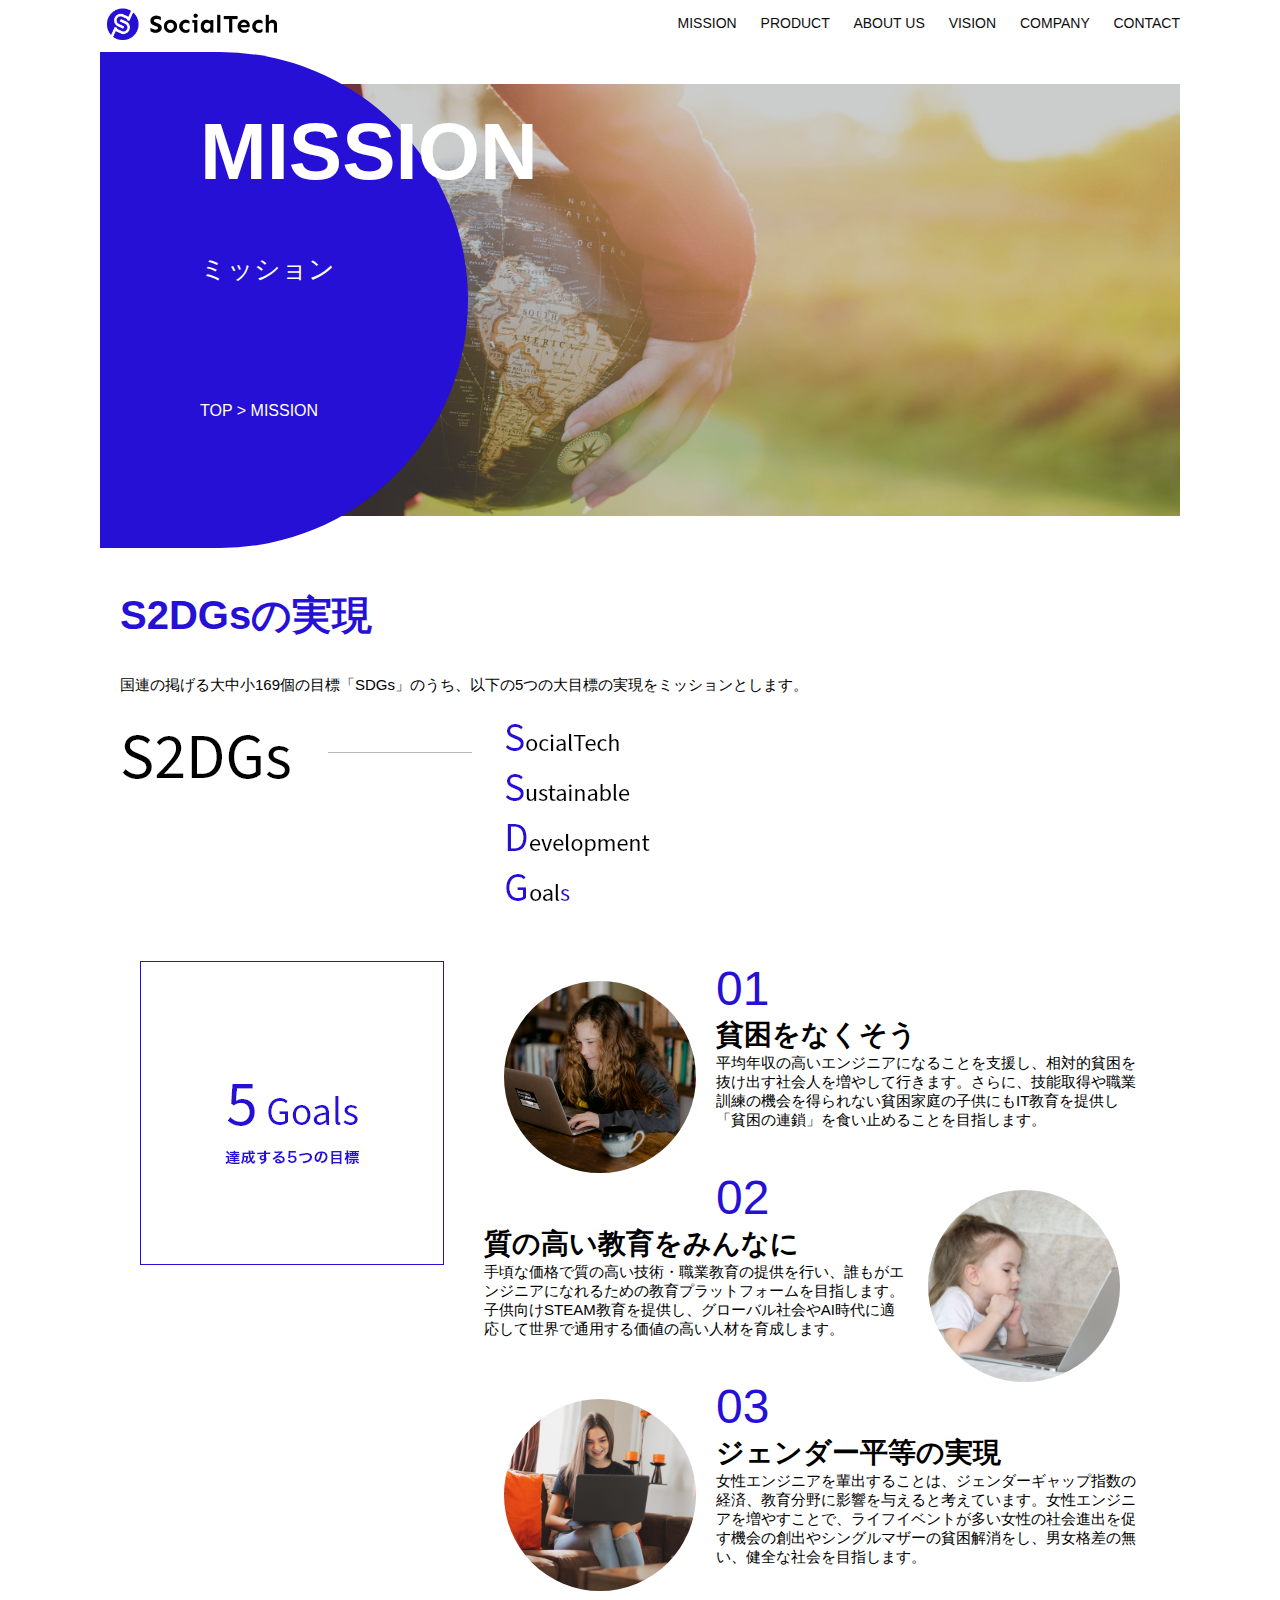
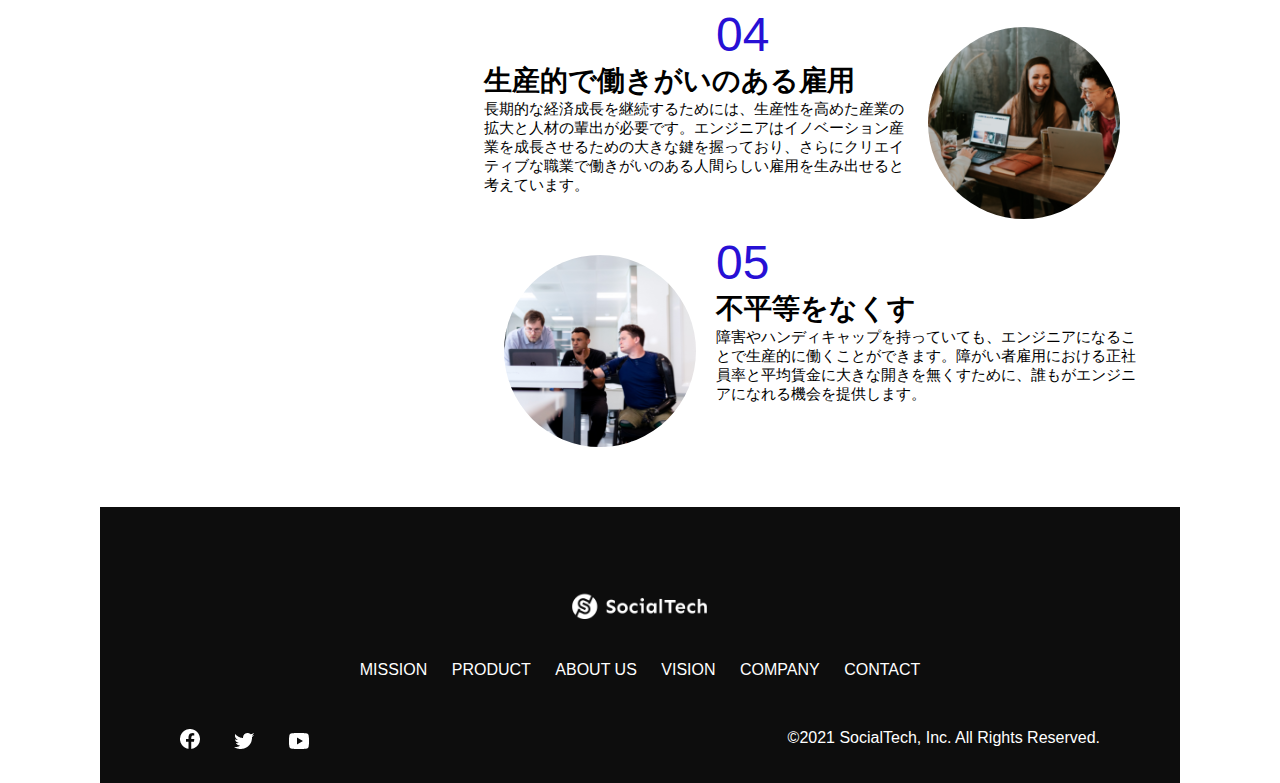
<file: kadai_tutorial_output/mission.html>
<!DOCTYPE html>
<html>
  <head>
    <title>SocialTech -MISSION ミッション -</title>
    <meta charset="utf-8">
    <meta name="description" content="SocialTechが目指す５つの目標（S2DGs）">
    <meta name="viewport" content="width=device-width, initial-scale=1.0">
    <link rel="stylesheet" href="style.css">
  </head>

  <body>
    <header>
      <!-- ロゴ -->
      <a href="index.html" id = "logo"><img src="images/logo.png" alt="トップページに戻る"></a>
      <!-- ナビゲーション -->
      <nav id="nav-pc">
        <a href="mission.html">MISSION</a>
        <a href="product.html">PRODUCT</a>
        <a href="index.html#aboutus">ABOUT US</a>
        <a href="index.html#vision">VISION</a>
        <a href="index.html#company">COMPANY</a>
        <a href="index.html#contact">CONTACT</a>          
        
        
      </nav>
  <!-- スマホ用メニュー -->
      <img id="menu-sp" src="images/button-menu.png" alt="ナビゲーションを開く" onclick="document.getElementById('nav-sp').style.display = 'block'">
   <!-- スマホ用ナビゲーション -->
     <nav id="nav-sp">
      <img id="close" src="images/button-close.png" alt="ナビゲーションを閉じる" onclick="document.getElementById('nav-sp').style.display = 'none'">
      <a id="logo-sp" href="index.html" onclick="document.getElementById('nav-sp').style.display = 'none'"><img
          src="images/logo-sp.png" alt="トップページに戻る"></a>
      <a class="menu" href="mission.html" onclick="document.getElementById('nav-sp').style.display = 'none'">MISSION</a>
      <a class="menu" href="product.html" onclick="document.getElementById('nav-sp').style.display = 'none'">PRODUCT</a>
      <a class="menu" href="index.html#aboutus" onclick="document.getElementById('nav-sp').style.display = 'none'">ABOUT
        US</a>
      <a class="menu" href="index.html#vision"
        onclick="document.getElementById('nav-sp').style.display = 'none'">VISION</a>
      <a class="menu" href="index.html#company"
        onclick="document.getElementById('nav-sp').style.display = 'none'">COMPANY</a>
      <a class="menu" href="index.html#contact"
        onclick="document.getElementById('nav-sp').style.display = 'none'">CONTACT</a>
      <div id="sns">
        <a href="https://www.facebook.com/sejuku2013"><img src="images/button-facebook.png" alt="Facebookのリンク"></a>
        <a href="https://twitter.com/samuraijuku"><img src="images/button-twitter.png" alt="Twitterのリンク"></a>
        <a href="https://www.youtube.com/channel/UCCFOQO5aDK0xXam4cUQXT8g"><img src="images/button-youtube.png" alt="YouTubeのリンク"></a>
      </div>
    </nav>
    </header>
    <main>
      <article>
        <section id="mission-main">
          <div id="mission-title">
            <h1>MISSION</h1>
            <span>ミッション</span>
            <div>TOP > MISSION</div>
          </div>
        </section>
        <section id="mission-s2dgs">
          <h2 class="mission-h2">S2DGsの実現</h2>
          <p>国連の掲げる大中小169個の目標「SDGs」のうち、以下の5つの大目標の実現をミッションとします。</p>
         <img src="images/mission/mission-s2dgs.png" alt="S2DGs">
        </section>
        <section id="mission-5goals">
          <div>
            <img id="s2dgs-image" src="images/mission/mission-5goals.png" alt="5Goals">
          </div>
          <div>
            <div>
              <img class="fivegoals-image-left" src="images/mission/mission-5goals01.png" alt="PCを操作する女の子">
              <span class="fivegoals-number">01</span>
              <h3 class="fivegoals-h3">貧困をなくそう</h3>
              <p class="fivegoals-p">平均年収の高いエンジニアになることを支援し、相対的貧困を抜け出す社会人を増やして行きます。さらに、技能取得や職業訓練の機会を得られない貧困家庭の子供にもIT教育を提供し「貧困の連鎖」を食い止めることを目指します。</p>
            </div>

            <div>
              <img class="fivegoals-image-right" src="images/mission/mission-5goals02.png" alt="PCを見つめる小さい女の子">
              <span class="fivegoals-number">02</span>
              <h3 class="fivegoals-h3">質の高い教育をみんなに</h3>
              <p class="fivegoals-p">
                手頃な価格で質の高い技術・職業教育の提供を行い、誰もがエンジニアになれるための教育プラットフォームを目指します。子供向けSTEAM教育を提供し、グローバル社会やAI時代に適応して世界で通用する価値の高い人材を育成します。
              </p>
            </div>
    
            <div>
              <img class="fivegoals-image-left" src="images/mission/mission-5goals03.png" alt="PCを操作する女性">
              <span class="fivegoals-number">03</span>
              <h3 class="fivegoals-h3">ジェンダー平等の実現</h3>
              <p class="fivegoals-p">
                女性エンジニアを輩出することは、ジェンダーギャップ指数の経済、教育分野に影響を与えると考えています。女性エンジニアを増やすことで、ライフイベントが多い女性の社会進出を促す機会の創出やシングルマザーの貧困解消をし、男女格差の無い、健全な社会を目指します。
              </p>
            </div>
    
            <div>
              <img class="fivegoals-image-right" src="images/mission/mission-5goals04.png" alt="笑顔で話し合う3人の男女">
              <span class="fivegoals-number">04</span>
              <h3 class="fivegoals-h3">生産的で働きがいのある雇用</h3>
              <p class="fivegoals-p">
                長期的な経済成長を継続するためには、生産性を高めた産業の拡大と人材の輩出が必要です。エンジニアはイノベーション産業を成長させるための大きな鍵を握っており、さらにクリエイティブな職業で働きがいのある人間らしい雇用を生み出せると考えています。
              </p>
            </div>
    
            <div>
              <img class="fivegoals-image-left" src="images/mission/mission-5goals05.png" alt="障害を持つ男性が生き生きと働く様子">
              <span class="fivegoals-number">05</span>
              <h3 class="fivegoals-h3">不平等をなくす</h3>
              <p class="fivegoals-p">
                障害やハンディキャップを持っていても、エンジニアになることで生産的に働くことができます。障がい者雇用における正社員率と平均賃金に大きな開きを無くすために、誰もがエンジニアになれる機会を提供します。
              </p>
            </div>
          </div>
        </section>
      </article>
      <footer>
        <div id="footer-logo">
          <img src="images/logo-sp.png" alt="SocialTech">
        </div>
        <div id="footer-link">
          <a href="mission.html">MISSION</a>
          <a href="product.html">PRODUCT</a>
          <a href="index.html#aboutus">ABOUT US</a>
          <a href="index.html#vision">VISION</a>
          <a href="index.html#company">COMPANY</a>
          <a href="index.html#contact">CONTACT</a>
        </div>
        <div id="sns-footer">
          <a href="https://www.facebook.com/sejuku2013"><img src="images/button-facebook.png" alt="Facebookのリンク"></a>
          <a href="https://twitter.com/samuraijuku"><img src="images/button-twitter.png" alt="Twitterのリンク"></a>
          <a href="https://www.youtube.com/channel/UCCFOQO5aDK0xXam4cUQXT8g"><img src="images/button-youtube.png" alt="YouTubeのリンク"></a>
          <span id="copyright">&copy;2021 SocialTech, Inc. All Rights Reserved. </span>
        </div>
      </footer>
    </main>
  </body>
</html>
</file>
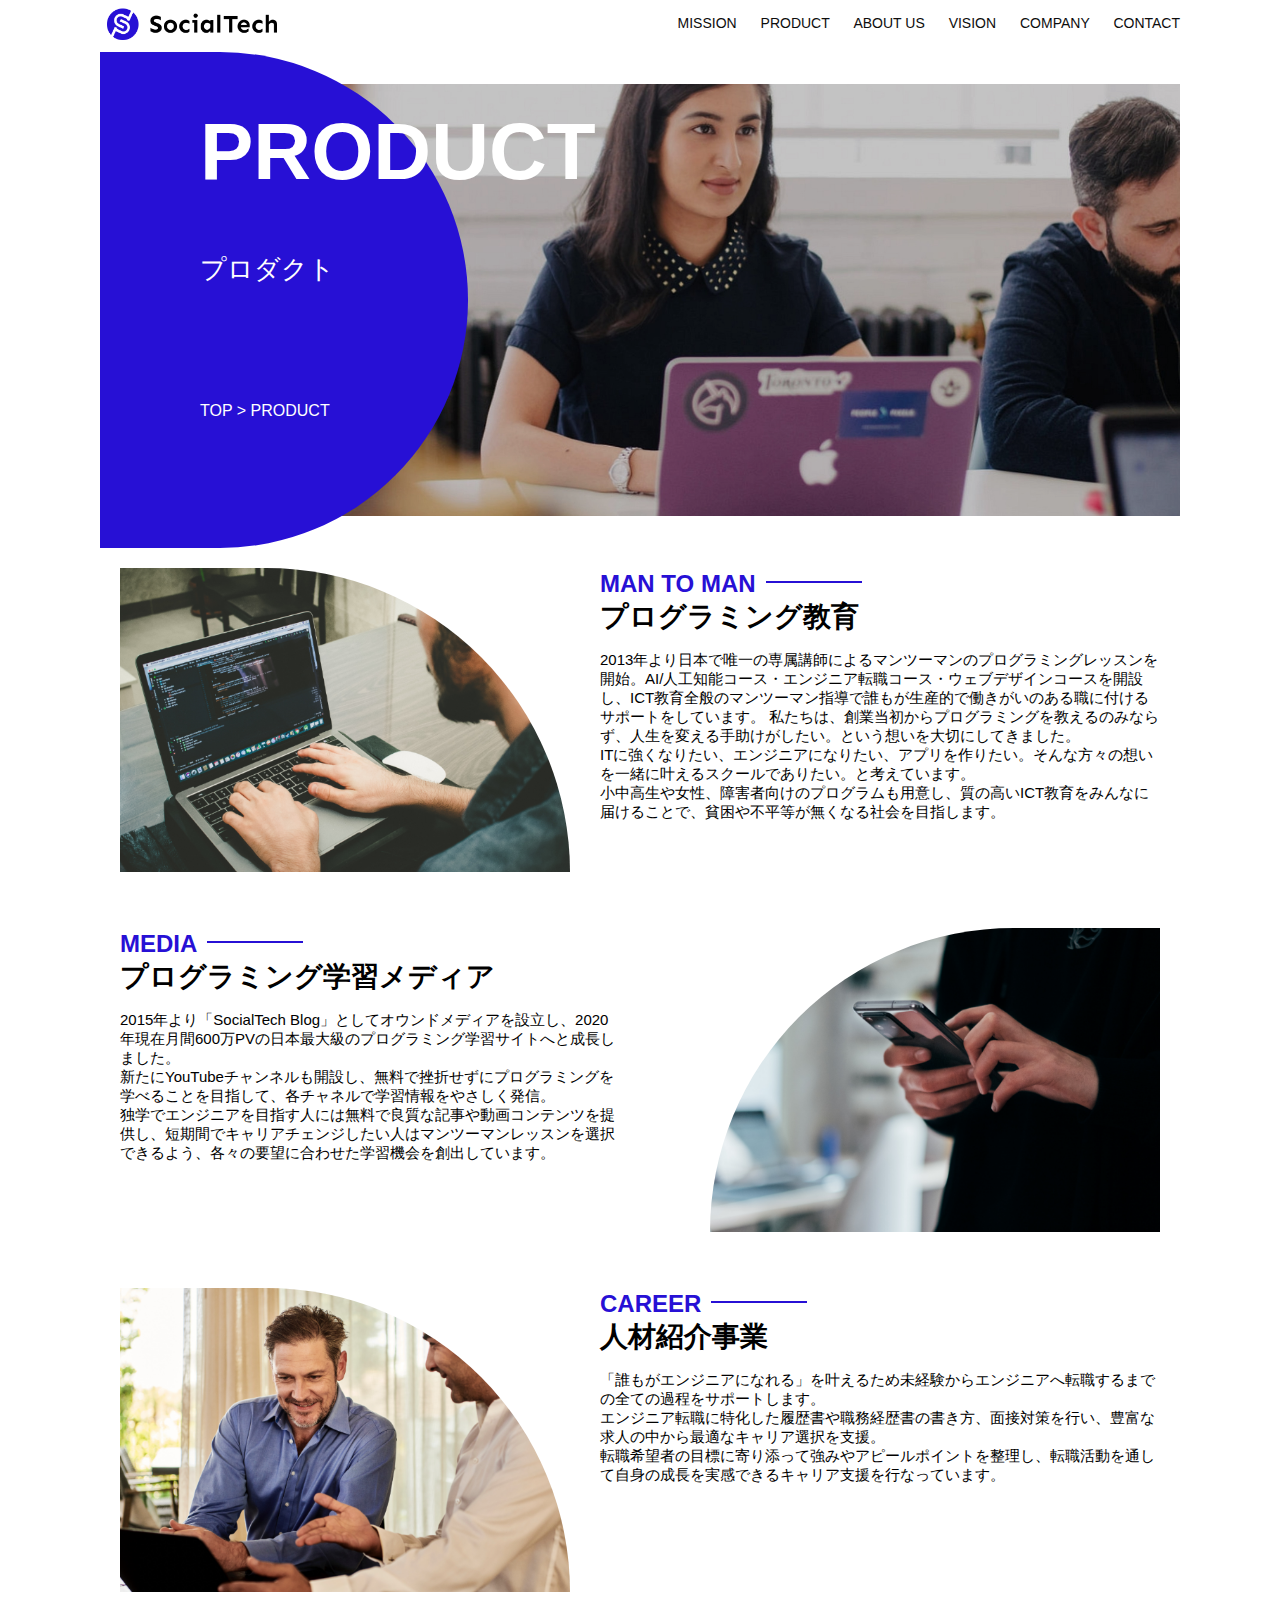
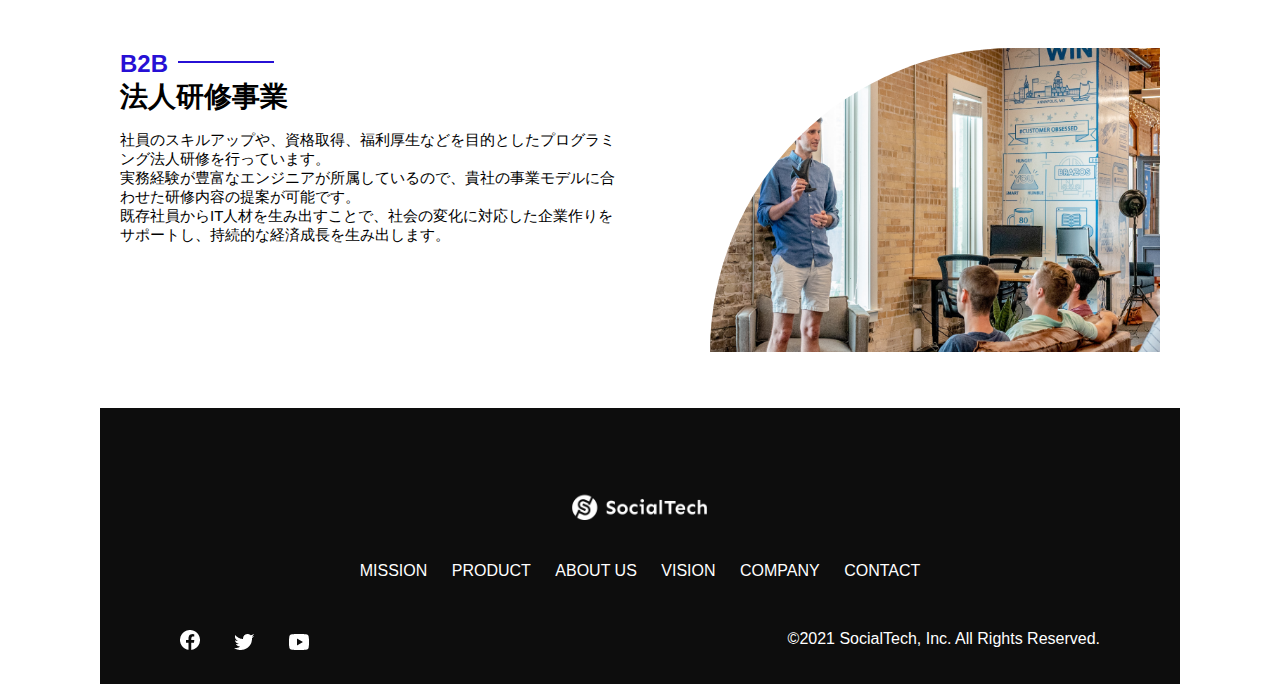
<file: kadai_tutorial_output/product.html>
<!DOCTYPE html>
<html>
 <head>
    <title>SocialTech -PRODUCT プロダクト-</title>
   <meta charset="UTF-8">
   <meta name="description" content="SocialTechの4つのプロダクトを紹介します">
   <meta name="viewport" content="width=device-width, initial-scale=1.0">
   <link rel="stylesheet" href="style.css">
 </head>

 <body>
   <!-- ヘッダー -->
   <header>
     <!-- ロゴ -->
     <a href="index.html" id="logo"><img src="images/logo.png" alt="トップページに戻る"></a>
 
     <!-- PC用ナビゲーション -->
     <nav id="nav-pc">
       <a href="mission.html">MISSION</a>
       <a href="product.html">PRODUCT</a>
       <a href="index.html#aboutus">ABOUT US</a>
       <a href="index.html#vision">VISION</a>
       <a href="index.html#company">COMPANY</a>
       <a href="index.html#contact">CONTACT</a>
     </nav>
 
     <!-- スマホ用メニューボタン -->
     <img id="menu-sp" src="images/button-menu.png" alt="ナビゲーションを開く" onclick="document.getElementById('nav-sp').style.display = 'block'">
 
     <!-- スマホ用ナビゲーション -->
     <nav id="nav-sp">
       <img id="close" src="images/button-close.png" alt="ナビゲーションを閉じる" onclick="document.getElementById('nav-sp').style.display = 'none'">
       <a id="logo-sp" href="index.html" onclick="document.getElementById('nav-sp').style.display = 'none'"><img
           src="images/logo-sp.png" alt="トップページに戻る"></a>
       <a class="menu" href="mission.html" onclick="document.getElementById('nav-sp').style.display = 'none'">MISSION</a>
       <a class="menu" href="product.html" onclick="document.getElementById('nav-sp').style.display = 'none'">PRODUCT</a>
       <a class="menu" href="index.html#aboutus" onclick="document.getElementById('nav-sp').style.display = 'none'">ABOUT
         US</a>
       <a class="menu" href="index.html#vision"
         onclick="document.getElementById('nav-sp').style.display = 'none'">VISION</a>
       <a class="menu" href="index.html#company"
         onclick="document.getElementById('nav-sp').style.display = 'none'">COMPANY</a>
       <a class="menu" href="index.html#contact"
         onclick="document.getElementById('nav-sp').style.display = 'none'">CONTACT</a>
       <div id="sns">
         <a href="https://www.facebook.com/sejuku2013"><img src="images/button-facebook.png" alt="Facebookのリンク"></a>
         <a href="https://twitter.com/samuraijuku"><img src="images/button-twitter.png" alt="Twitterのリンク"></a>
         <a href="https://www.youtube.com/channel/UCCFOQO5aDK0xXam4cUQXT8g"><img src="images/button-youtube.png" alt="YouTubeのリンク"></a>
       </div>
     </nav>
   </header>
   <main>
     <article>
        <section id="product-main">
          <div id="product-title">
            <h1>PRODUCT</h1>
            <span>プロダクト</span>
            <div>TOP > PRODUCT</div>
          </div>
        </section>
        <section class="product-section1">
          <img src="images/product/product-mantoman.png" alt="PCでコードを書く男性">
          <div>
            <h2 class="product-h2">MAN TO MAN</h2>
            <h3 class="product-h3">プログラミング教育</h3>
            <p>
              2013年より日本で唯一の専属講師によるマンツーマンのプログラミングレッスンを開始。AI/人工知能コース・エンジニア転職コース・ウェブデザインコースを開設し、ICT教育全般のマンツーマン指導で誰もが生産的で働きがいのある職に付けるサポートをしています。
              私たちは、創業当初からプログラミングを教えるのみならず、人生を変える手助けがしたい。という想いを大切にしてきました。<br>ITに強くなりたい、エンジニアになりたい、アプリを作りたい。そんな方々の想いを一緒に叶えるスクールでありたい。と考えています。<br>小中高生や女性、障害者向けのプログラムも用意し、質の高いICT教育をみんなに届けることで、貧困や不平等が無くなる社会を目指します。
            </p>
          </div>
        </section>
        <section class="product-section2">
          <div>
            <h2 class="product-h2">MEDIA</h2>
            <h3 class="product-h3">プログラミング学習メディア</h3>
            <p>2015年より「SocialTech
              Blog」としてオウンドメディアを設立し、2020年現在月間600万PVの日本最大級のプログラミング学習サイトへと成長しました。<br>新たにYouTubeチャンネルも開設し、無料で挫折せずにプログラミングを学べることを目指して、各チャネルで学習情報をやさしく発信。<br>独学でエンジニアを目指す人には無料で良質な記事や動画コンテンツを提供し、短期間でキャリアチェンジしたい人はマンツーマンレッスンを選択できるよう、各々の要望に合わせた学習機会を創出しています。
            </p>
          </div>
          <img src="images/product/product-media.png" alt="スマートフォンを操作する人">
        </section>
        <section class="product-section1">
          <img src="images/product/product-career.png" alt="笑顔で話し合う2人の男性">
          <div>
            <h2 class="product-h2">CAREER</h2>
            <h3 class="product-h3">人材紹介事業</h3>
            <p>
              「誰もがエンジニアになれる」を叶えるため未経験からエンジニアへ転職するまでの全ての過程をサポートします。<br>エンジニア転職に特化した履歴書や職務経歴書の書き方、面接対策を行い、豊富な求人の中から最適なキャリア選択を支援。<br>転職希望者の目標に寄り添って強みやアピールポイントを整理し、転職活動を通して自身の成長を実感できるキャリア支援を行なっています。<br>
            </p>
          </div>
        </section>
        <section class="product-section2">
          <div>
            <h2 class="product-h2">B2B</h2>
            <h3 class="product-h3">法人研修事業</h3>
            <p>
              社員のスキルアップや、資格取得、福利厚生などを目的としたプログラミング法人研修を行っています。<br>実務経験が豊富なエンジニアが所属しているので、貴社の事業モデルに合わせた研修内容の提案が可能です。<br>既存社員からIT人材を生み出すことで、社会の変化に対応した企業作りをサポートし、持続的な経済成長を生み出します。
            </p>
          </div>
          <img src="images/product/product-b2b.png" alt="講演中の男性とそれを聴く人々">
        </section>
     </article>
     <footer>
       <div id="footer-logo">
         <img src="images/logo-sp.png" alt="SocialTech">
       </div>
       <div id="footer-link">
         <a href="mission.html">MISSION</a>
         <a href="product.html">PRODUCT</a>
         <a href="index.html#aboutus">ABOUT US</a>
         <a href="index.html#vision">VISION</a>
         <a href="index.html#company">COMPANY</a>
         <a href="index.html#contact">CONTACT</a>
       </div>
       <div id="sns-footer">
         <a href="https://www.facebook.com/sejuku2013"><img src="images/button-facebook.png" alt="Facebookのリンク"></a>
         <a href="https://twitter.com/samuraijuku"><img src="images/button-twitter.png" alt="Twitterのリンク"></a>
         <a href="https://www.youtube.com/channel/UCCFOQO5aDK0xXam4cUQXT8g"><img src="images/button-youtube.png" alt="YouTubeのリンク"></a>
         <span id="copyright">&copy;2021 SocialTech, Inc. All Rights Reserved. </span>
       </div>
     </footer>
   </main>
 </body>
 
 </html>
</file>
<file: kadai_012/style.css>
/* PC、スマホ共通スタイル */
body {
  font-family: "Source Sans Pro", "Hiragino Kaku Gothic ProN", Meiryo, Arial,
    sans-serif;
}

p {
  font-size: 15px;
}

/*================
PC用のスタイル 
=================*/
/* 横幅設定 */
body {
  max-width: 1080px;
  min-width: 960px;
  margin: 0 auto 0 auto;
}

/* ヘッダー */
header {
  display: flex;
  justify-content: space-between;
}

/* ナビゲーションのレイアウト */
#nav-pc {
  text-align: right;
  font-size: 14px;
  padding-top: 15px;
}

/* ナビゲーションのリンクの装飾設定 */
#nav-pc>a {
  text-decoration: none;
  margin-left: 20px;
}

#nav-pc>a:link {
  color: #0d0d0d;
}

#nav-pc>a:visited {
  color: #0d0d0d;
}

#nav-pc>a:hover {
  color: #0d0d0d;
  text-decoration: underline;
}

#nav-pc>a:active {
  color: #0d0d0d;
}

/* メインビジュアル*/
#main-visual {
  position: relative;
  height: 400px;
}

#main-message {
  position: absolute;
  top: 0;
  left: 0;
  background-color: #2710d5;
  color: #ffffff;
  border-radius: 0 0 476px 0;
  max-width: 620px;
  height: 100%;
  width: 100%;
  z-index: 11;
}

#main-message>h1 {
  font-size: 60px;
  font-weight: bold;
  margin: 100px 0 0 50px;
}

#main-message>p {
  font-size: 28px;
  margin: 0 0 0 50px;
}

#main-visual>img {
  max-width: 620px;
  border-radius: 476px 0 0 0;
  position: absolute;
  top: 0;
  right: 0;
  z-index: 10;
}

/* 見出し */
h2 {
  margin: 40px 0 0 0;
}

h2::after {
  content: url("images/line.png");
  margin-left: 10px;
}

h3 {
  font-size: 27px;
}

/* ミッション */
#mission {
  margin: 80px auto 80px auto;
  width: 100%;
}

#mission-flex {
  width: 100%;
  display: flex;
}

#mission-flex>div {
  width: 50%;
  margin: 20px;
}

#mission-photo {
  width: 100%;
}

#s2dgs {
  margin-top: 50px;
}

/* プロダクト */
#product {
  background-color: #fafafa;
  width: 100%;
  margin: 80px 0 80px 0;
  padding: 10px 40px 0px 40px;
}

/* 外枠 */
#product>div {
  margin-top: 40px;
  display: flex;
}

/* 左のカラム */
#product-left {
  width: 50%;
  margin-right: 20px;
}

/* 右のカラム */
#product-right {
  width: 50%;
  margin-left: 20px;
  margin-top: 80px;
}

/* 画像＋説明の枠 */
#product-left>div {
  position: relative;
  height: 480px;
  margin-right: 20px;
}

#product-right>div {
  position: relative;
  height: 480px;
  margin-left: 20px;
}

/* 画像 */
.product-photo {
  width: 100%;
}

/* 説明文の枠 */
.product-explain {
  background-color: #ffffff;
  position: absolute;
  left: 0;
  top: 280px;
  margin: 0 40px 0 40px;
  padding: 20px;
  box-shadow: 5px 5px 10px rgba(0, 0, 0, 0.05);
}

/* 説明文の英語 */
.product-explain>span {
  color: #2710d5;
  font-weight: bold;
  font-size: 16px;
  margin: 0;
}

/* 説明文の見出し */
.product-explain>h3 {
  margin: 5px 0 5px 0;
}

/* 説明文 */
.product-explain>p {
  margin: 0;
}

/* 「もっとみる」ボタン */
#product-more {
  margin: 0 auto -42px auto;
}

/* ABOUT US */
#aboutus {
  margin: 80px auto 80px auto;
}

/* 3つの組織文化と画像を入れる枠 */
#aboutus>div {
  display: flex;
}

/* 画像 */
.culture-img {
  width: 100%;
  align-self: flex-start;
}

.culture-img2 {
  margin-top: 50px;
  width: 100%;
}

/* 3つの組織文化の表 */
.culture-table {
  max-width: 500px;
  margin-right: 50px;
}

/* 番号 */
.culture-num {
  font-size: 80px;
  color: #2710d5;
  margin: 0 20px 0 0;
}

/* 組織文化英語 */
.culture-en {
  color: #2710d5;
  font-weight: bold;
  font-size: 24px;
  display: block;
}

/* 組織文化日本語 */
.culture-jp {
  font-size: 28px;
  font-weight: bold;
}

/* 説明文 */
.culture-description {
  margin: 0;
}

/* ビジョン */
#vision {
  margin: 80px auto 80px auto;
}

/* セクション内の外枠 */
#vision>div {
  width: 100%;
  display: flex;
  justify-content: space-between;
  flex-wrap: wrap;
}

/* 7つの行動指針の枠 */
.vision-box {
  width: 300px;
  height: 300px;
  margin-bottom: 30px;
  position: relative;
}

.vision-box>img {
  width: 100%;
  height: auto;
  position: absolute;
  top: 0;
  left: 0;
  z-index: 30;
}

.vision-box>span {
  position: absolute;
  top: 0;
  left: 0;
  z-index: 31;
  margin-right: 20px;
}

.vision-box>span>h4 {
  color: #2710d5;
  font-size: 19px;
  margin: 80px 0 0 0;
  Ï
}

.vision-box>span>h4::first-letter {
  font-size: 40px;
}

.vision-box>span>h5 {
  font-size: 20px;
  margin: 0 0 0 0;
}

.vision-box>span>p {
  margin: 10px 0 0 0;
}
/* CASES */
#cases{
  margin: 40px 0;
  width: 100%;
}
#cases>ul{
display: flex;
list-style: none;
}
#cases>ul>li{
  width: 33%;
  margin: 20px;
}
.case-card{
  background-color: #ffffff;
  min-height: 400px;
  box-shadow:5px 5px 10px rgba(0, 0, 0, 0.05);
}
.case-img{
  width: 100%;
}
.case-info{
  padding: 10px 20px;
}
.case-name{
  color: #2710d5;
  font-size: 19px;
}
.case-content{
  font-size: 14px;
}
/* 会社概要 */
#company {
  margin: 80px auto 80px auto;
}

#company-table {
  width: 100%;
}

.tableheader {
  text-align: left;
  padding: 20px;
  border-bottom-color: #2710d5;
  border-bottom-width: 1px;
  border-bottom-style: solid;
  width: 100px;
}

.tableheader-first {
  text-align: left;
  padding: 20px;
  border-bottom-color: #2710d5;
  border-bottom-width: 1px;
  border-bottom-style: solid;
  border-top-color: #2710d5;
  border-top-width: 1px;
  border-top-style: solid;
  width: 100px;
}

.cell {
  padding: 30px;
  border-bottom-color: #ececec;
  border-bottom-width: 1px;
  border-bottom-style: solid;
}

.cell-first {
  padding: 30px;
  border-bottom-color: #ececec;
  border-bottom-width: 1px;
  border-bottom-style: solid;
  border-top-color: #ececec;
  border-top-width: 1px;
  border-top-style: solid;
}

#company>iframe {
  width: 100%;
  height: 368px;
  margin-top: 40px;
}

/* お問い合わせ */
#contact {
  margin: 80px auto 80px auto;
}

/* 外枠 */
#contact>form>div {
  display: flex;
  flex-direction: row;
  flex-wrap: wrap;
  padding-bottom: 30px;
}

/* 左列の見出し */
.contact-heading {
  width: 240px;
  align-self: center;
}

/* 見出しのラベル */
.contact-label {
  font-weight: bold;
}

/* 必須 */
.contact-span {
  color: #ce2222;
  margin: 0 0 0 20px;
  font-weight: bold;
}

/* テキストボックス */
.contact-textbox {
  border-top: 0;
  border-left: 0;
  border-right: 0;
  border-bottom-width: 1px;
  border-bottom-color: #707070;
  border-bottom-style: solid;
  background-color: #fafafa;
  width: 400px;
  height: 56px;
}

/* お問い合わせ内容のテキストエリア */
.contact-textarea {
  border-top: 0;
  border-left: 0;
  border-right: 0;
  border-bottom-width: 1px;
  border-bottom-color: #707070;
  border-bottom-style: solid;
  background-color: #fafafa;
  width: 400px;
  height: 200px;
}

/* 個人情報の取り扱い */
details {
  width: 700px;
}

details>div {
  background-color: #fafafa;
  padding: 20px;
}

details>div>span {
  font-weight: bold;
}

/* フッター */
footer {
  background-color: #0d0d0d;
  text-align: center;
  padding: 80px 80px 30px 80px;
}

#footer-logo {
  margin-bottom: 30px;
}

#footer-link {
  margin-bottom: 50px;
}
#footer-link > a {
  text-decoration: none;
  margin: 10px;
}
#footer-link > a:link {
  color: #ffffff;
}
#footer-link > a:visited {
  color: #ffffff;
}
#footer-link > a:hover {
  color: #ffffff;
  text-decoration: underline;
}
#footer-link > a:active {
  color: #ffffff;
}

#sns-footer {
  text-align: left;
  width: 100%;
}

#sns-footer > a {
  margin-right: 30px;
}

#copyright {
  color: #ffffff;
  float: right;
}
</file>
<file: kadai_013/style.css>
/* PC、スマホ共通スタイル */
body {
  font-family: "Source Sans Pro", "Hiragino Kaku Gothic ProN", Meiryo, Arial,
    sans-serif;
}

p {
  font-size: 15px;
}

#main-visual>img {
  width: 100%;
}

/*================
PC用のスタイル 
=================*/
@media screen and (min-width: 768px) {
  /* 横幅設定 */
  body {
    max-width: 1080px;
    min-width: 960px;
    margin: 0 auto 0 auto;
  }

  /* ヘッダー */
  header {
    display: flex;
    justify-content: space-between;
  }

  /* ナビゲーションのレイアウト */
  #nav-pc {
    text-align: right;
    font-size: 14px;
    padding-top: 15px;
  }

  /* ナビゲーションのリンクの装飾設定 */
  #nav-pc>a {
    text-decoration: none;
    margin-left: 20px;
  }

  #nav-pc>a:link {
    color: #0d0d0d;
  }

  #nav-pc>a:visited {
    color: #0d0d0d;
  }

  #nav-pc>a:hover {
    color: #0d0d0d;
    text-decoration: underline;
  }

  #nav-pc>a:active {
    color: #0d0d0d;
  }
  /* nav-spを非表示 */
  #menu-sp{
    display: none;
  }
  #nav-sp{
    display: none;
  }
}

/* =======スマホ用======== */
@media screen and (max-width: 767px) {
  body{
    min-width: 375px;
    margin: 0;
  }
  
  #nav-pc{
    display: none;
  }
  #menu-sp{
    float: right;
    padding: 0;
  }
  #nav-sp{
    background-color: #ce933e;
    position: absolute;
    left: 0;
    top: 0;
    height: 100%;
    width: 100%;

    z-index: 100;
  }
  #close{
    position: absolute;
    top: 20px;
    right: 20px;
  }
  #logo-sp{
    margin: 80px 0 30px 20px;
  }
  #nav-sp>a{
    display: block;
  }
  #nav-sp>a:link{
    color: #ffffff;
  }
  #nav-sp>a:visited{
    color: #ffffff;
  }
  #nav-sp>a:hover{
    color: #ffffff;
    text-decoration: underline;
  }
  #nav-sp>a:active{
    color: #ffffff;
  }
  #nav-sp > .menu{
    text-decoration: none;
    display: block;
    margin: 0 20px 0 20px;
    height: 44px;
    font-size: 16px;
    background-image: url("images/arrow.png");
    background-repeat: no-repeat;
    background-position: right top;
  }
  
}
</file>
<file: kadai_tutorial_output/style.css>
/* PC　スマホ共通　*/
body{
  font-family: "Source Sans Pro", "Hiragino Kaku Gothic ProN", Meiryo, Arial, sans-serif;
}

p{
  font-size: 15px;
}

/* PC用 *//* PC用スタイル */
@media screen and (min-width: 768px) {
  body{
    max-width: 1080px;
    min-width: 960px;
    margin: 0 auto;

  }
  header{
    display: flex;
    justify-content: space-between;
  }

  /* ナビゲーションレイアウト */
  #nav-pc{
    text-align: right;
    font-size: 14px;
    padding-top: 15px;
  }
  #nav-pc > a{
    text-decoration: none;
    margin-left: 20px;
  }
  #nav-pc > a:link{
    color: #0d0d0d;
  }
  #nav-pc > a:visited{
    color: #0d0d0d;
  }
  #nav-pc > a:hover{
    color: #0d0d0d;
    text-decoration:underline ;
  }
  #nav-pc > a:active{
    color: #0d0d0d;
  }

  /* スマホ用ナビを非表示 */
  #nav-sp,
  #menu-sp {
    display: none;
  }

  /* メインビジュアル */
  #main-visual{
    position: relative;
    height: 400px;
  }

   #main-visual > img{ 
    max-width: 620px;
    border-radius: 476px 0 0 0;
    position: absolute;
    top: 0;
    right: 0;
    z-index: 10;
  }

  #main-message{
    position: absolute;
    top: 0;
    left: 0;
    background-color: #2710d5;
    color: #ffffff;
    border-radius: 0 0 476px 0;
    height: 100%;
    width: 100%;
    max-width: 620px;
    z-index: 11;
  }
  #main-message > h1{
    font-size: 60px;
    font-weight: bold;
    margin: 100px 0 0 50px;
  }
  #main-message > p{
    font-size: 28px;
    margin: 0 0 0 50px;
  }

  /* 見出し */
  h2{
    margin-top: 40px;
  }
  h2::after{
    content:url("images/line.png");
    margin-left: 10px;
  }
  h3{
    font-size: 27px;
  }

  /* ミッション */
  #mission{
    margin: 80px auto;
    width: 100%;
  }
  #mission-flex{
    width: 100%;
    display: flex;
  }
  #mission-flex > div{
    width: 50%;
    margin: 20px;
  }
  #mission-photo{
    width: 100%;
  }
  #s2dgs{
    margin-top: 50px;
    width: 100%;
  }

  /* プロダクト */
  #product{
    background-color: #fafafa;
    width: 100%;
    margin: 80px 0;
    padding: 10px 40px 0 40px;
  }
  #product > div{
    margin-top: 40px;
    display: flex;
  }
  #product-left{
    width: 50%;
    margin-right: 20px;

  }
  #product-right{
    width: 50%;
    margin: 80px 0 0 20px;
    
  }
  #product-left > div{
    position: relative;
    height: 480px;
    margin-right: 20px;
    
  }
  #product-right > div{
    position: relative;
    height: 480px;
    margin-left: 20px;
    
  }

  .product-photo{
    width: 100%;
  }

  .product-explain{
    background-color: #ffffff;
    position: absolute;
    left 0;
    top: 280px;
    margin: 0 40px;
    padding: 20px;
    box-shadow: 5px 5px 10px rgba(0,0,0,0.05);
  }

  .product-explain >span{
    color: #2710d5;
    font-weight: bold;
    font-size: 16px;
    margin: 0;
  }
  .product-explain >h3{
    font-size: 20px;
    margin: 5px 0;
  }
  .product-explain > p{
    font-size: 14px;
    margin: 0;
  }
  #product-more{
    margin: 0 auto -42px auto;
  }

  /* ABOUT US */
  #aboutus{
    margin: 80px auto;
  }
  #aboutus >div{
    display: flex;
  }
  /* aboutus 画像 */
  .culture-img{
    width: 100%;
    align-self: flex-start;
  }
  .culture-img2{
    margin-top: 50px;
    width: 100%;
  }
  /* 表　レイアウト */
  .culture-table{
    max-width: 500px;
    margin-right:50px;
  }
  .culture-num{
    font-size: 80px;
    color: #2710d5;
    margin-right: 20px;
  }
  .culture-en{
    color: #2710d5;
    font-weight: bold;
    font-size: 24px;
    display: block;
  }
  .culture-jp{
    font-size: 28px;
    font-weight: bold;
  }
  .culture-description{
    margin: 0;
  }

  /* VISION */
  #vision{
    margin: 80px auto;
  }
  #vision > div{
    width: 100%;
    display: flex;
    justify-content: space-between;
    flex-wrap: wrap;
  }
  .vision-box{
    width: 300px;
    height: 300px;
    margin-bottom: 30px;
    position: relative;
  }
  /* img */
  .vision-box >img{
    width: 100%;
    height: auto;
    position: absolute;
    top: 0;
    left: 0;
    z-index: 30;
  }
  /* vision-box中身 */
  .vision-box >span{
    position: absolute;
    top: 0;
    left: 0;
    z-index: 31;
    margin-right: 20px;
  }
  .vision-box >span>h4{
    color: #2710d5;
    font-size: 19px;
    margin-top: 80px;
  }
  .vision-box>span>h4::first-letter{
    font-size: 40px;
  }
  .vision-box>span>h5{
    font-size: 20px;
    margin: 0;
  }
  .vision-box>span>p{
    margin-top: 10px;
  }

  /* company */
  #company{
    margin: 80px auto;
  }
  #company-table{
    width: 100%;
  }
  .tableheader{
    text-align: left;
    padding: 20px;
    border-bottom-color: #2710d5;
    border-bottom-width: 1px;
    border-bottom-style: solid;
    width: 100px;
  }
  .tableheader-first{
    text-align: left;
    padding: 20px;
    border-bottom-color: #2710d5;
    border-bottom-width: 1px;
    border-bottom-style: solid;
    width: 100px;
    border-top-color: #2710d5;
    border-top-width: 1px;
    border-top-style: solid;
  }
  .cell{
    padding: 30px;
    border-bottom-color: #ececec;
    border-bottom-width: 1px;
    border-bottom-style: solid;
  }
  .cell-first{
    padding: 30px;
    border-bottom-color: #ececec;
    border-bottom-width: 1px;
    border-bottom-style: solid;
    border-top-color: #ececec;
    border-top-width: 1px;
    border-top-style: solid;
  }
  /* map */
  #company > iframe{
    width: 100%;
    height: 368px;
    margin-top: 40px;
  }

  /* contact */
  #contact{
    margin: 80px auto;
  }
  #contact >form>div{
    display: flex;
    flex-direction: row;
    flex-wrap: wrap;
    padding-bottom: 30px;
  }
  /* フォームラベル */
  .contact-heading{
    width: 240px;
    align-self: center;
  }
  .contact-label{
    font-weight: bold;
  }
  .contact-span{
    color: #ce2222;
    margin-left: 20px;
    font-weight: bold;
  }
  .contact-textbox{
    border-top: 0;
    border-left: 0;
    border-right: 0;
    border-bottom-width: 1px; 
    border-bottom-color: #707070;
    border-bottom-style: solid;
    background-color: #fafafa;
    width: 400px;
    height:56px;
  }
  .contact-textarea{
    border-top: 0;
    border-left: 0;
    border-right: 0;
    border-bottom-width: 1px; 
    border-bottom-color: #707070;
    border-bottom-style: solid;
    background-color: #fafafa;
    width: 400px;
    height:200px;
  }
  details{
    width: 700px;
  }
  details >div{
    background-color: #fafafa;
    padding: 20px;
  }
  details >div>span{
    font-weight: bold;
  }

  /* footer */
  footer{
    background-color: #0d0d0d;
    text-align: center;
    padding: 80px 80px 30px 80px;
  }
  #footer-logo{
    margin-bottom: 30px;
  }
  #footer-link{
    margin-bottom: 50px;

  }
  #footer-link > a{
  text-decoration: none;
  margin: 10px;
  }
  #footer-link > a:link{
    color: #ffffff;
  }
  #footer-link > a:visited{
    color: #ffffff;
  }
  #footer-link > a:hover{
    color: #ffffff;
    text-decoration: underline;
  }
  #footer-link > a:active{
    color: #ffffff;
  }
  /* SNS */
  #sns-footer{
    text-align: left;
    width: 100%;
  }
  #sns-footer> a{
    margin-right: 30px;
  }
  #copyright{
    color: #ffffff;
    float: right;
  }

  /* mission.html用スタイル */
  /* ミッションメインビジュアル */
  #mission-main{
    height: 496px;
    width: 100%;
    background-image: url("images/mission/mission-main.png");
    background-repeat: no-repeat;
    background-position-y: center;
  }
  #mission-title{
    background-color: #2710d5;
    width: 368px;
    color: #ffffff;
    height: 496px;
    border-radius: 0 248px 248px 0;
    position: relative;
  }
  #mission-title > h1{
    position: absolute;
    top: 0;
    left: 100px;
    font-size: 80px;
  }
  #mission-title >span{
    position:absolute;
    top: 200px;
    left: 100px;
    font-size: 26px;
  }
  #mission-title > div{
    position: absolute;
    top: 350px;
    left: 100px;
    font-size: 16px;
  }

  /* s2dgs */
  #mission-s2dgs{
    width: 100%;
    margin: 20px;
  }
  .mission-h2{
    color: #2710d5;
    font-size: 40px;
  }
  .mission-h2::after{
    content: none;
  }

  /* ５Goalsセクション */
  #mission-5goals{
    margin: 20px;
    display: flex;
  }
  #mission-5goals > div {
    flex-grow: 1;
    padding: 20px;
  }

  #mission-5goals > div > div {
    margin-bottom: 40px;
  }

  .fivegoals-image-right {
    float: right;
    margin: 20px;
  }

  .fivegoals-image-left {
    float: left;
    margin: 20px;
  }

  .fivegoals-number {
    color: #2710d5;
    font-size: 48px;
    margin: 0;
  }

  .fivegoals-h3 {
    font-size: 28px;
    margin: 0;
  }

  .fivegoals-p {
    margin: 0;
  }
   /* プロダクトページ */
   #product-main {
    height: 496px;
    width: 100%;
    background-image: url("images/product/product-main.png");
    background-repeat: no-repeat;
    background-position-y: center;
  }

  #product-title {
    background-color: #2710d5;
    width: 368px;
    color: #ffffff;
    height: 496px;
    border-radius: 0 248px 248px 0;
    position: relative;
  }
  #product-title > h1 {
    position: absolute;
    top: 0;
    left: 100px;
    font-size: 80px;
  }

  #product-title > span {
    position: absolute;
    top: 200px;
    left: 100px;
    font-size: 26px;
  }

  #product-title > div {
    position: absolute;
    top: 350px;
    left: 100px;
    font-size: 16px;
  }
  /* セクション1 */
  .product-section1 {
    position: relative;
    margin: 20px;
    height: 340px;
  }

  .product-section1 > img {
    position: absolute;
    top: 0;
    left: 0;
    width: 450px;
    margin: 0 40px 30px 0;
    border-radius: 0 432px 0 0;
  }

  .product-section1 > div {
    position: absolute;
    top: 0;
    left: 480px;
  }

  /* セクション2 */
  .product-section2 {
    position: relative;
    margin: 20px;
    height: 340px;
  }

  .product-section2 > img {
    position: absolute;
    top: 0;
    right: 0;
    width: 450px;
    margin: 0 0 30px 40px;
    border-radius: 432px 0 0 0;
  }

  .product-section2 > div {
    width: 500px;
    position: absolute;
    top: 0;
    left: 0;
  }

  .product-h2 {
    color: #2710d5;
    font-size: 24px;
    margin: 0;
  }

  .product-h3 {
    font-size: 28px;
    margin: 0;
  }
}

/* スマホ用スタイル*/
 @media screen and (max-width: 767px) {

  body {
    min-width: 375px;
    margin: 0;
  }

  /* PC用ナビゲーション非表示 */
  #nav-pc {
    display: none;
  }

  /* ハンバーガーメニュー */
  #menu-sp {
    float: right;
    padding: 0;
  }

  /* スマホ用ナビゲーションの表示切替 */
   /* 初期状態、レイアウトと非表示設定 */
   #nav-sp {
    background-color: #2710d5;
    position: absolute;
    left: 0;
    top: 0;
    height: 100%;
    width: 100%;
    display: none;
    z-index: 100;
  }

  /* ×ボタン */
  #close {
    position: absolute;
    top: 20px;
    right: 20px;
  }

  /* ナビゲーションメニュー用ロゴ */
  #logo-sp {
    margin: 80px 0 30px 20px;
  }

   /* ナビゲーションのリンクの装飾設定 */
   #nav-sp > a {
    display: block;
  }
  #nav-sp > a:link {
    color: #ffffff;
  }
  #nav-sp > a:visited {
    color: #ffffff;
  }
  #nav-sp > a:hover {
    color: #ffffff;
    text-decoration: underline;
  }
  #nav-sp > a:active {
    color: #ffffff;
  }
  #nav-sp > .menu {
    text-decoration: none;
    display: block;
    margin: 0 20px 0 20px;
    height: 44px;
    font-size: 16px;
    background-image: url("images/arrow.png");
    background-repeat: no-repeat;
    background-position: right top;
  }

  #sns {
    position: absolute;
    bottom: 20px;
    left: 20px;
  }
  #sns > a {
    margin-right: 30px;
  }

  /* メインビジュアル */
  #main-visual {
    position: relative;
    height: 470px;
    width: 100%;
    overflow: hidden;
  }
  #main-visual > div {
    position: absolute;
    top: 0;
    left: 0;
    background-color: #2710d5;
    color: white;
    border-radius: 0 0 476px 0;
    text-align: center;
    height: 280px;
    width: 100%;
    z-index: 11;
  }
  #main-visual > div > h1 {
    font-size: 28px;
    margin: 90px 0 0 0;
  }

  #main-visual > div > p {
    margin: 0;
  }

  #main-visual > img {
    width: 100%;
    border-radius: 476px 0 0 0;
    z-index: 10;
    position: absolute;
    bottom: 0;
    right: 0;
  }
  /* 見出し */
  h2::after{
    content: url("images/line.png");
    margin-left: 10px;
  }
  h3{
    font-size: 24px;
    margin-top: 10px;
  }
/* ミッション */
  #mission{
    margin: 20px;
  }
  #mission-photo{
    width: 100%;
  }
  #s2dgs{
    width: 100%;
  }
  /* プロダクト */
  #product{
    background-color: #fafafa;
    padding-top: 10px;
  }
  #product h2{
    margin-left: 20px;
  }
  #product-left, #product-right{
    margin: 0 20px;
  }
  #product-left > div, #product-right > div{
    position: relative;
    height: 540px;
  }
  .product-explain{
    background-color: #ffffff;
    position: absolute;
    left: 0;
    bottom: 50px;
    padding: 20px;
    box-shadow: 5px 5px 10px rgba(0,0,0,0.05);
  }
  .product-explain > span{
    color: #2710d5;
    font-weight: bold;
    font-size: 16px;
    margin: 0;
  }
  .product-explain >h3{
    margin: 10px 0;
  }
  .product-photo{
    width: 100%;
  }
  #product-more > img{
    margin: 0 0 -42px 20px;
  }

  /* ABOUT US */
  #aboutus{
    margin: 80px 20px;
  }
  #aboutus > div{
    display: flex;
    flex-direction: column;
  }
  .culture-table{
    width: 100%;
    padding-right: 20px;
    order: 2;
  }
  .culture-img{
    width: 100%;
    order: 1;
  }
  .culture-img2{
    width: 100%;
  }
  .culture-num{
    font-size: 80px;
    color: #2710d5;
  }
  .culture-en{
    color: #2710d5;
    font-weight: bold;
    font-size: 24px;
    display: block;
  }
  .culture-jp{
    display: block;
  }
  .culture-description{
    margin: 0;
  }

  /* vision */
  #vision{
    margin: 80px 20px;
  }
  .vision-box{
    width: 300px;
    height: 300px;
    margin-bottom: 30px;
    position: relative;
  }
  .vision-box > img{
    width: 100%;
    height: auto;
    position: absolute;
    top: 0;
    left: 0;
    z-index: 30;
  }
  .vision-box > span{
    position: absolute;
    top: 0;
    left: 0;
    z-index: 31;
    margin-right: 20px;
  }
  .vision-box > span >h4{
    color: #2710d5;
    font-size: 19px;
    margin-top: 60px;
  }
  .vision-box > span >h5{
    font-size: 20px;
    margin: 0;
  }
  .vision-box > span >p{
    margin-top: 10px;
  }
  /* company */
  #company{
    margin: 0 20px;
  }
  #company > h3{
    margin-bottom: 20px;
  }
  #company-table{
    width: 100%;
  }
  .tableheader-first{
    text-align: left;
    padding: 20px;
    border-bottom-color: #2710d5;
    border-bottom-width: 1px;
    border-bottom-style: solid;
    border-top-color: #2710d5;
    border-top-width: 1px;
    border-top-style: solid;
    width: 50px;
  }
  .tableheader{
    text-align: left;
    padding: 20px;
    border-bottom-color: #2710d5;
    border-bottom-width: 1px;
    border-bottom-style: solid;
    width: 50px;

  }
  .cell{
    padding: 20px;
    border-bottom-color: #ececec;
    border-bottom-width: 1px;
    border-bottom-style: solid;
  }
  .cell-first{
    padding: 20px;
    border-bottom-color: #ececec;
    border-bottom-width: 1px;
    border-bottom-style: solid;
    border-top-color: #ececec;
    border-top-width: 1px;
    border-top-style: solid;
  }
  #company > iframe{
    width: 100%;
    height: 240px;
    margin-top: 40px;
  }
  /* contact */
  #contact{
    margin: 80px 20px;
  }
  #contact > h3{
    margin-bottom: 20px;
  }
  #contact > form >div{
    margin-bottom: 20px;
  }
  .contact-heading{
    margin-bottom: 20px;
  }
  .contact-label{
    font-weight: bold;
  }
  .contact-span{
    color: #ce2222;
    margin-left: 20px;
    font-weight: bold;
  }
  .contact-textbox{
    height: 56px;
    border-top: 0;
    border-left: 0;
    border-right: 0;
    background-color: #fafafa;
    border-bottom-color: #707070;
    border-bottom-width: 1px;
    border-bottom-style: solid;
    min-width: 300px;
    width: 100%;
  }
  .contact-textarea{
    height: 150px;
    border-top: 0;
    border-left: 0;
    border-right: 0;
    background-color: #fafafa;
    width: 100%;
  }
  .radiobutton{
    margin-bottom: 20px;
  }
  .radiobutton+label::after{
    content: "\A";
    white-space: pre;
  }
  /* footer */
  footer{
    background-color: #0d0d0d;
    padding: 30px 20px 50px 20px;
  }
  #footer-logo{
    margin-bottom: 30px;
  }
  #footer-link{
    margin-bottom: 50px;
  }
  #footer-link >a{
    text-decoration: none;
    margin: 0 20px 30px 0;
    display: block;
    background-image: url("images/arrow.png");
    background-repeat: no-repeat;
    background-position: right top;
  }
  #footer-link > a:link{
    color: #ffffff;
  }
  #footer-link > a:visited{
    color: #ffffff;
  }
  #footer-link > a:hover{
    color: #ffffff;
    text-decoration: underline;
  }
  #footer-link > a:active{
    color: #ffffff;
  }
  #sns-footer > a{
    margin-right: 30px;
  }
  #copyright{
    font-size: 12px;
    display: block;
    margin-top: 30px;
    color: #ffffff;
  }
  /* mission.html用スタイル */
   /* ミッションのメインビジュアル */
   #mission-main {
    height: 256px;
    width: 100%;
    background-image: url("images/mission/mission-main.png");
    background-repeat: no-repeat;
    background-position-y: center;
    background-size: auto 208px;
  }

  #mission-title {
    background-color: #2710d5;
    width: 136px;
    color: #ffffff;
    height: 256px;
    border-radius: 0 248px 248px 0;
    position: relative;
  }
  #mission-title > h1 {
    position: absolute;
    top: 0;
    left: 20px;
    font-size: 40px;
  }

  #mission-title > span {
    position: absolute;
    top: 110px;
    left: 20px;
    font-size: 18px;
  }

  #mission-title > div {
    position: absolute;
    top: 180px;
    left: 20px;
    font-size: 13px;
  }
  /* ミッションページ　S2DGSの設定 */
  #mission-s2dgs {
    margin: 20px;
  }

  .mission-h2 {
    color: #2710d5;
    font-size: 38px;
    margin: 0px;
  }

  .mission-h2::after {
    content: none;
  }

  #mission-s2dgs > img {
    width: 100%;
  }
   /* ミッションページ　5Goalsの設定 */
   #mission-5goals {
    margin: 20px;
  }

  #mission-5goals > div > div {
    margin-bottom: 40px;
  }

  #s2dgs-image {
    width: 100%;
  }
  .fivegoals-image-right {
    margin: 20px auto 20px auto;
    display: block;
  }

  .fivegoals-image-left {
    margin: 20px auto 20px auto;
    display: block;
  }

  .fivegoals-number {
    color: #2710d5;
    font-size: 48px;
    margin: 0;
  }

  .fivegoals-h3 {
    font-size: 28px;
    margin: 0;
  }
  .fivegoals-p {
    margin: 0;
  }
  /* プロダクトページ */
  #product-main {
    height: 256px;
    width: 100%;
    background-image: url("images/product/product-main.png");
    background-repeat: no-repeat;
    background-position-y: center;
    background-size: auto 208px;
  }
  #product-title {
    background-color: #2710d5;
    width: 136px;
    color: #ffffff;
    height: 256px;
    border-radius: 0 248px 248px 0;
    position: relative;
  }
  #product-title > h1 {
    position: absolute;
    top: 0;
    left: 20px;
    font-size: 40px;
  }
  #product-title > span {
    position: absolute;
    top: 110px;
    left: 20px;
    font-size: 18px;
  }
  #product-title > div {
    position: absolute;
    top: 180px;
    left: 20px;
    font-size: 13px;
  }
  .product-section1 {
    margin: 20px;
  }

  .product-section1 > img {
    width: 100%;
    border-radius: 0 300px 0 0;
  }

  .product-section1 > div{
    position: absolute;
    top: 0;
    left: 480;
  }
  
  .product-section2 {
    margin: 20px;
    display: flex;
    flex-direction: column;
  }

  .product-section2 > img {
    order: 1;
    width: 100%;
    border-radius: 300px 0 0 0;
  }

  .product-section2 > div {
    order: 2;
  }

  .product-h2 {
    color: #2710d5;
    font-size: 24px;
    margin: 0;
  }

  .product-h3 {
    font-size: 28px;
    margin: 0;
  }
}
</file>
